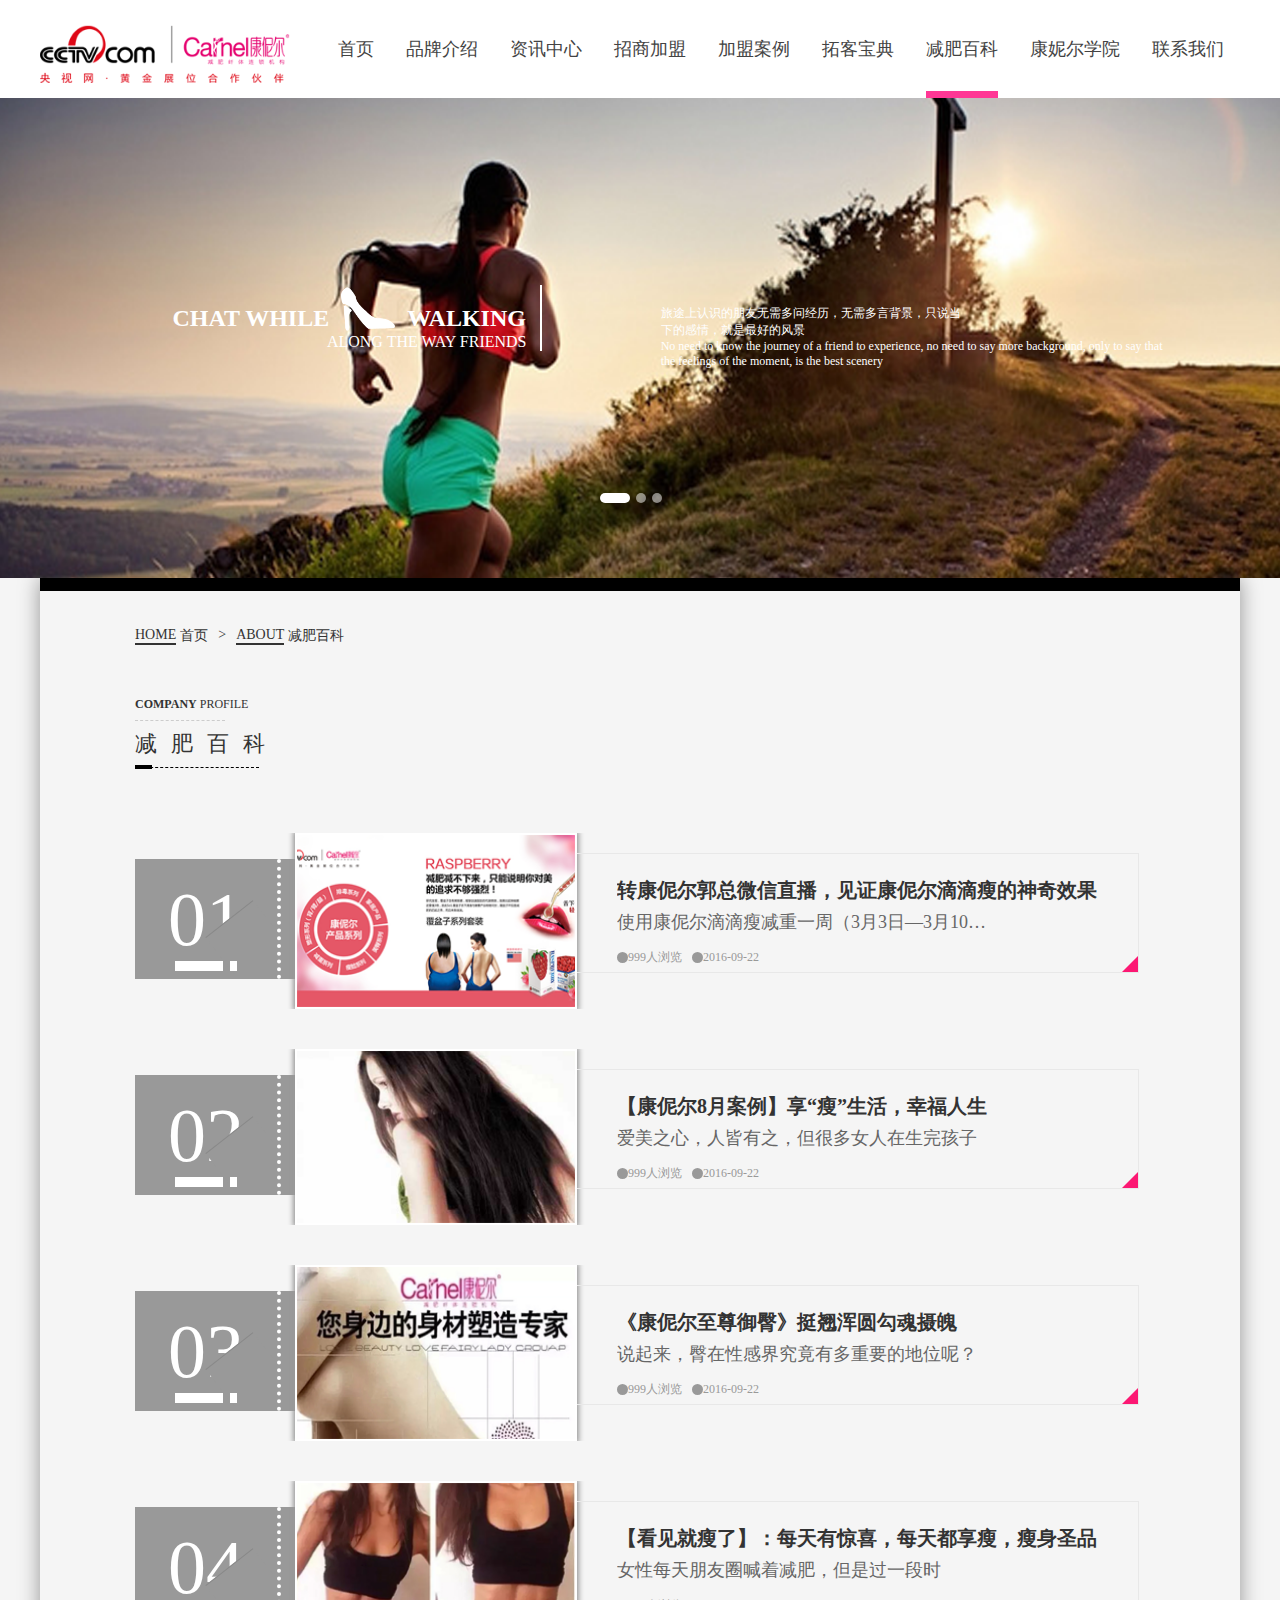
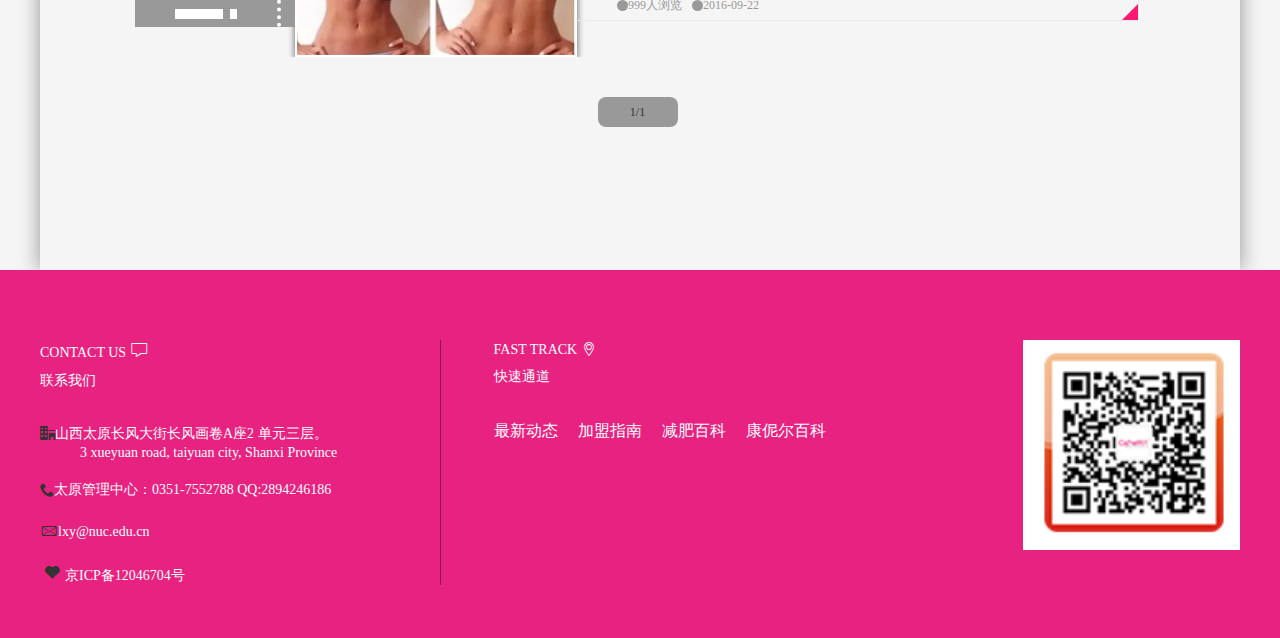
<file: jianfei1.html>
<!DOCTYPE html>
<html lang="en">
<head>
	<meta charset="UTF-8">
	<title>减肥百科</title>
	<meta name="renderer" content="webkit"/>
	<meta http-equiv="X-UA-Compatible" content="IE=Edge"/>
	<meta name="viewport" content="width=device-width ,initial-scale=1,maximum-scale=1,minimum-scale=1,user-scalable=0">
	<link rel="stylesheet" href="css/base.css">
	<link rel="stylesheet" href="css/iconfont.css">
	<link rel="stylesheet" href="css/zixun.css">
	<script src="js/animate.js"></script>
	<script src="js/function.js"></script>
	<script src="js/jianfei.js"></script>
</head>
<body>
	<header>
		<main>
			<img src="img/logo.png" alt="">
			<ul>
				<li class="biaoti">
					<a href="">首页</a>
					<span class="headtiao"></span>
				</li>
				<li class="biaoti"><a href="">品牌介绍</a></li>
				<li class="biaoti"><a href="">资讯中心</a></li>
				<li class="biaoti"><a href="">招商加盟</a></li>
				<li class="biaoti"><a href="">加盟案例</a></li>
				<li class="biaoti"><a href="">拓客宝典</a></li>
				<li class="biaoti"><a href="">减肥百科</a></li>
				<li class="biaoti"><a href="">康妮尔学院</a></li>
				<li class="biaoti"><a href="">联系我们</a></li>
			</ul>
		</main>
	</header>
	<section class="banner">
		<div class="imgs">
			<img src="img/banner1.png" alt="">
			<img src="img/banner3.png" alt="">
			<img src="img/banner1.png" alt="">			
		</div>
		<div class="zi">
			<div class="left">
				<b class="jiange">CHAT WHILE</b>
				<img src="img/girl.png" alt="">
				<b>WALKING</b>
				<span>ALONG THE WAY FRIENDS</span>
			</div>
			<div class="right">
				<span>旅途上认识的朋友无需多问经历，无需多言背景，只说当<br>下的感情，就是最好的风景</span>
				<span>No need to know the journey of a friend to experience, no need to say more  background,
                only to say that <br>the feelings of the moment, is the best scenery</span>
			</div>
		</div>
		<div class="gunlun">
			<div class="lun"></div>
			<div class="lun"></div>
			<div class="lun"></div>
		</div>
	</section>
	<!-- 咨询中心-高效团队复制 -->
	<section class="tuandui">
		<main>
			<div class="nav">
				<h2>HOME</h2>
				<a href="">首页</a>
				<span>&gt;</span>
				<h2>ABOUT</h2>
				<a href="">减肥百科</a>
			</div>
			<div class="title">
				<p><b>COMPANY</b> PROFILE</p>
				<span>减肥百科</span>
				<div class="tiao"></div>
			</div>
			<div class="lists">
				<div class="list">
					<div class="leftdi">
						<div class="dizuo">
						01
							<div class="zhezhao"></div>
							<div class="border">
								<div class="ctiao"></div>
								<div class="dtiao"></div>
							</div>							
						</div>						
					</div>
					<div class="imgs">
						<img src="img/jianfei1-1.png" alt="">
					</div>
					<div class="rightdi">
						<h2><a href="zixun1.html">转康伲尔郭总微信直播，见证康伲尔滴滴瘦的神奇效果</a></h2>
						<h3>      使用康伲尔滴滴瘦减重一周（3月3日—3月10日）</h3>
						<ul>
							<li><span></span>999人浏览</li>
							<li><span></span>2016-09-22</li>
						</ul>
						<div class="sanjiao"></div>
						<div class="youjian"></div>
					</div>
				</div>
				<div class="list">
					<div class="leftdi">
						<div class="dizuo">
						02
							<div class="zhezhao"></div>
							<div class="border">
								<div class="ctiao"></div>
								<div class="dtiao"></div>
							</div>							
						</div>						
					</div>
					<div class="imgs">
						<img src="img/jianfei1-2.png" alt="">
					</div>
					<div class="rightdi">
						<h2><a href="zixun3.html">【康伲尔8月案例】享“瘦”生活，幸福人生</a></h2>
						<h3>爱美之心，人皆有之，但很多女人在生完孩子</h3>
						<ul>
							<li><span></span>999人浏览</li>
							<li><span></span>2016-09-22</li>
						</ul>
						<div class="sanjiao"></div>
						<div class="youjian"></div>
					</div>
				</div>
				<div class="list">
					<div class="leftdi">
						<div class="dizuo">
						03
							<div class="zhezhao"></div>
							<div class="border">
								<div class="ctiao"></div>
								<div class="dtiao"></div>
							</div>							
						</div>						
					</div>
					<div class="imgs">
						<img src="img/jianfei1-3.png" alt="">
					</div>
					<div class="rightdi">
						<h2><a href="zixun2.html">《康伲尔至尊御臀》挺翘浑圆勾魂摄魄</a></h2>
						<h3>说起来，臀在性感界究竟有多重要的地位呢？</h3>
						<ul>
							<li><span></span>999人浏览</li>
							<li><span></span>2016-09-22</li>
						</ul>
						<div class="sanjiao"></div>
						<div class="youjian"></div>
					</div>
				</div>
				<div class="list">
					<div class="leftdi">
						<div class="dizuo">
						04
							<div class="zhezhao"></div>
							<div class="border">
								<div class="ctiao"></div>
								<div class="dtiao"></div>
							</div>							
						</div>						
					</div>
					<div class="imgs">
						<img src="img/jianfei1-4.png" alt="">
					</div>
					<div class="rightdi">
						<h2><a href="zixun4.html">【看见就瘦了】：每天有惊喜，每天都享瘦，瘦身圣品</a></h2>
						<h3>女性每天朋友圈喊着减肥，但是过一段时</h3>
						<ul>
							<li><span></span>999人浏览</li>
							<li><span></span>2016-09-22</li>
						</ul>
						<div class="sanjiao"></div>
						<div class="youjian"></div>
					</div>
				</div>
			</div>
			<div class="dibuyuan">1/1</div>
		</main>
	</section>

	<!-- 底部 -->
	<footer>
		<main>
			<div class="left">
				<h2>CONTACT US <i class="iconfont icon-iconfontduihua"></i></h2>
				<h3>联系我们</h3>
				<h4><i class="iconfont icon-lou"></i>山西太原长风大街长风画卷A座2 单元三层。</h4>
				<span>3 xueyuan road, taiyuan city, Shanxi Province</span>
				<h5><i class="iconfont icon-dianhua"></i>太原管理中心：0351-7552788 QQ:2894246186</h5>
				<h6><i class="iconfont icon-xinfengpsd"></i>lxy@nuc.edu.cn</h6>
				<p><i class="iconfont icon-xin-copy"></i>京ICP备12046704号</p>
			</div>
			<div class="zhong">
				<h2>FAST TRACK <i class="iconfont icon-zuobiao"></i></h2>
				<h3>快速通道</h3>
				<ul>
					<li><a href="">最新动态</a></li>
					<li><a href="">加盟指南</a></li>
					<li><a href="">减肥百科</a></li>
					<li><a href="">康伲尔百科</a></li>
				</ul>
			</div>
			<img src="img/er.png" alt="">
		</main>
	</footer>
</body>
</html>
</file>
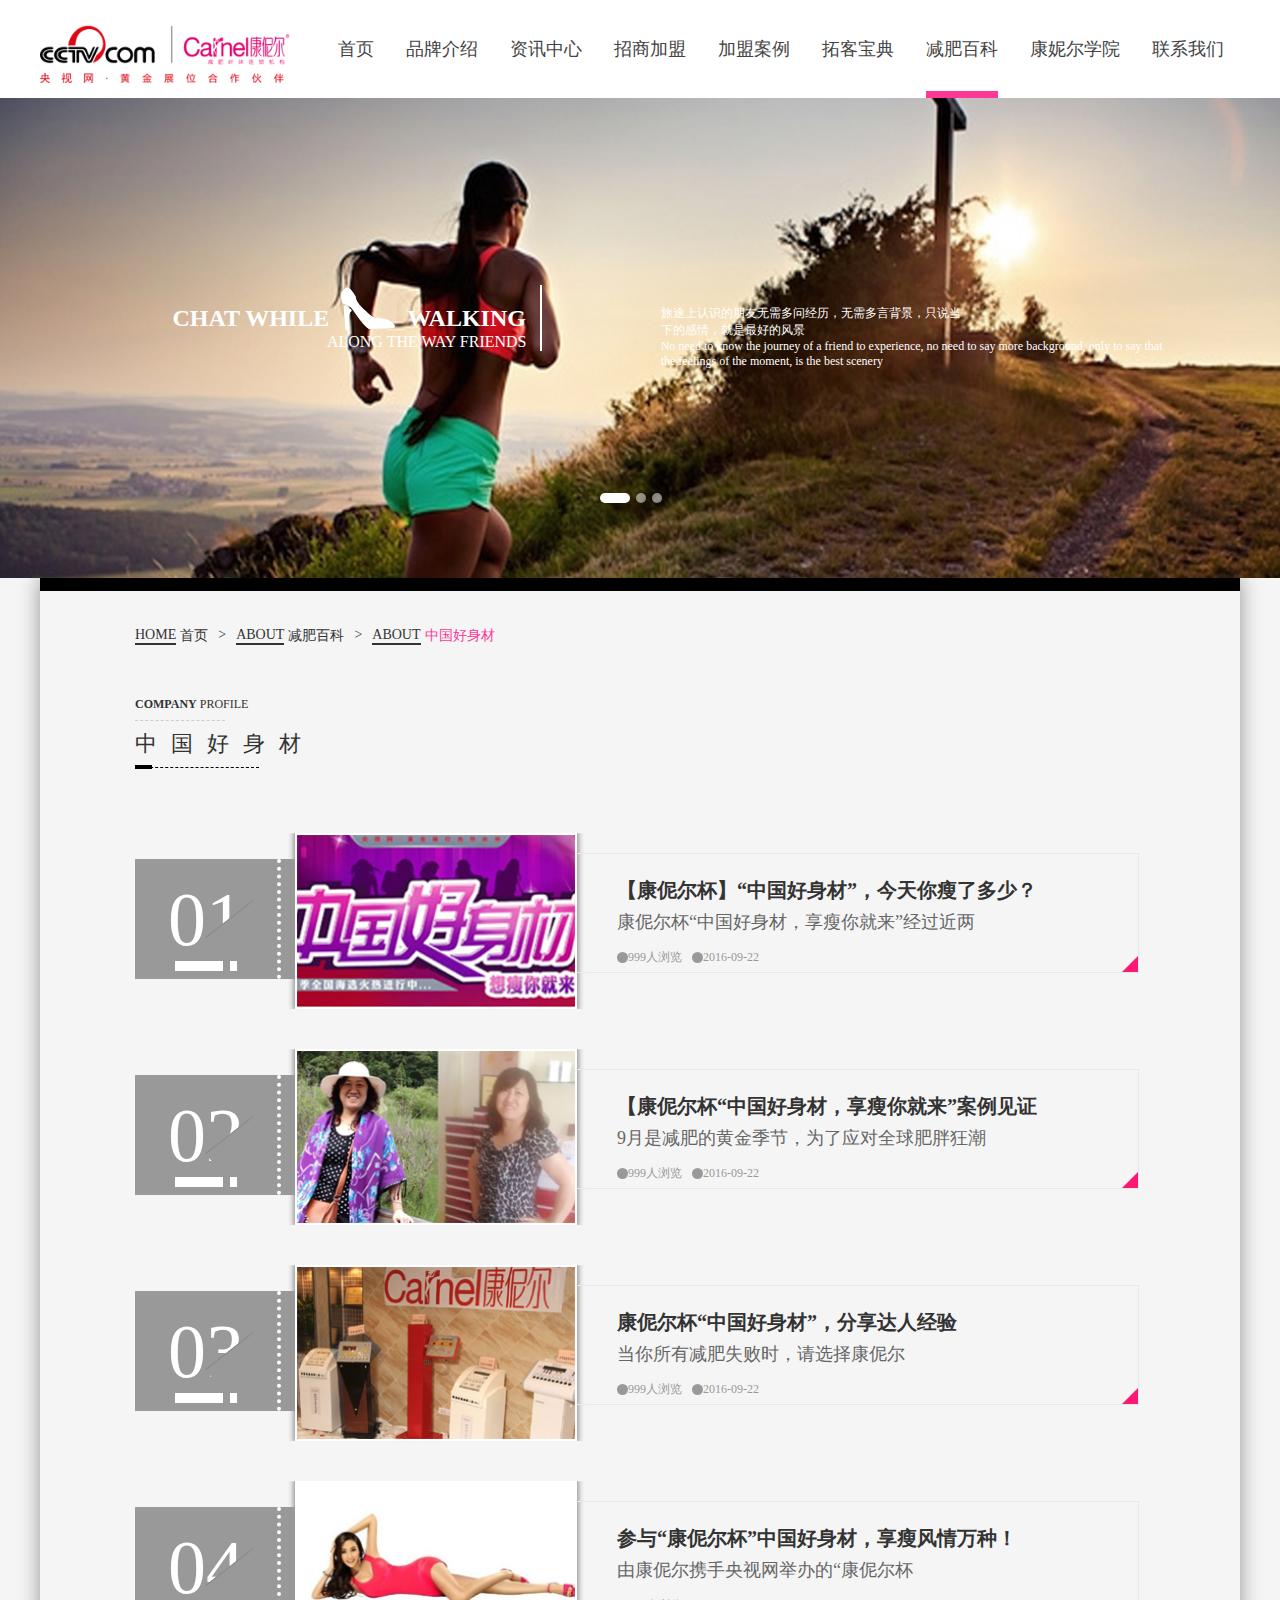
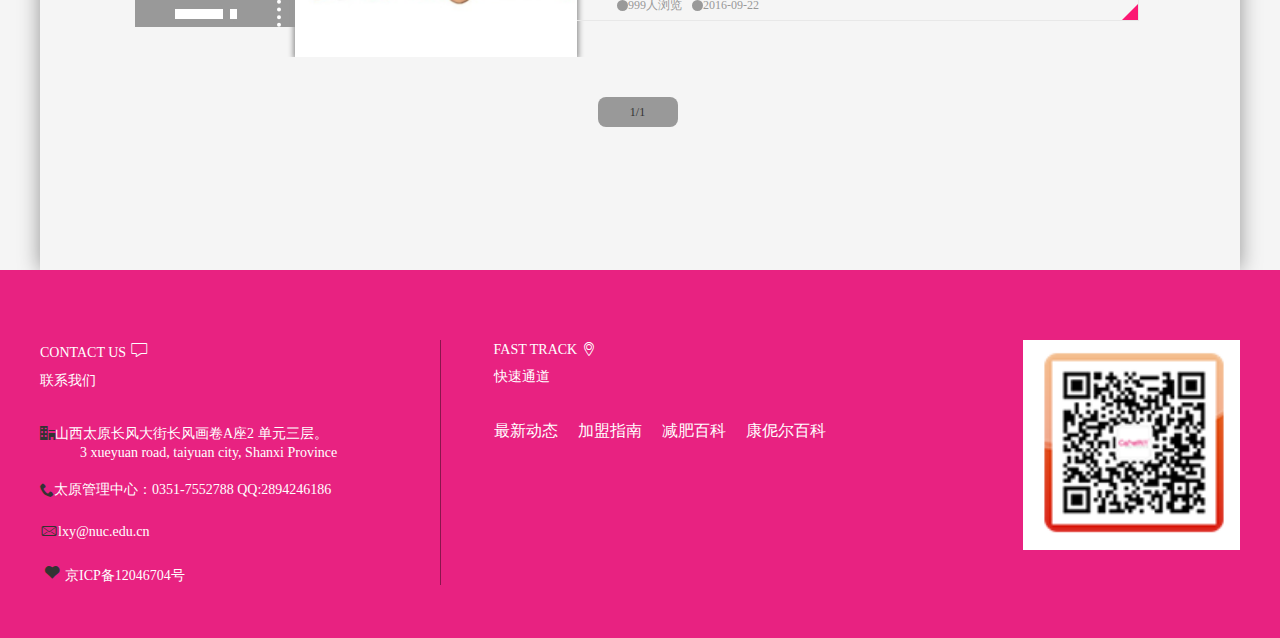
<file: jianfei2.html>
<!DOCTYPE html>
<html lang="en">
<head>
	<meta charset="UTF-8">
	<title>减肥百科-中国好身材</title>
	<meta name="renderer" content="webkit"/>
	<meta http-equiv="X-UA-Compatible" content="IE=Edge"/>
	<meta name="viewport" content="width=device-width ,initial-scale=1,maximum-scale=1,minimum-scale=1,user-scalable=0">
	<link rel="stylesheet" href="css/base.css">
	<link rel="stylesheet" href="css/iconfont.css">
	<link rel="stylesheet" href="css/zixun.css">
	<script src="js/animate.js"></script>
	<script src="js/function.js"></script>
	<script src="js/jianfei.js"></script>
</head>
<body>
	<header>
		<main>
			<img src="img/logo.png" alt="">
			<ul>
				<li class="biaoti">
					<a href="">首页</a>
					<span class="headtiao"></span>
				</li>
				<li class="biaoti"><a href="">品牌介绍</a></li>
				<li class="biaoti"><a href="">资讯中心</a></li>
				<li class="biaoti"><a href="">招商加盟</a></li>
				<li class="biaoti"><a href="">加盟案例</a></li>
				<li class="biaoti"><a href="">拓客宝典</a></li>
				<li class="biaoti"><a href="">减肥百科</a></li>
				<li class="biaoti"><a href="">康妮尔学院</a></li>
				<li class="biaoti"><a href="">联系我们</a></li>
			</ul>
		</main>
	</header>
	<section class="banner">
		<div class="imgs">
			<img src="img/banner1.png" alt="">
			<img src="img/banner3.png" alt="">
			<img src="img/banner1.png" alt="">			
		</div>
		<div class="zi">
			<div class="left">
				<b class="jiange">CHAT WHILE</b>
				<img src="img/girl.png" alt="">
				<b>WALKING</b>
				<span>ALONG THE WAY FRIENDS</span>
			</div>
			<div class="right">
				<span>旅途上认识的朋友无需多问经历，无需多言背景，只说当<br>下的感情，就是最好的风景</span>
				<span>No need to know the journey of a friend to experience, no need to say more  background,
                only to say that <br>the feelings of the moment, is the best scenery</span>
			</div>
		</div>
		<div class="gunlun">
			<div class="lun"></div>
			<div class="lun"></div>
			<div class="lun"></div>
		</div>
	</section>
	<!-- 咨询中心-高效团队复制 -->
	<section class="tuandui">
		<main>
			<div class="nav">
				<h2>HOME</h2>
				<a href="">首页</a>
				<span>&gt;</span>
				<h2>ABOUT</h2>
				<a href="">减肥百科</a>
				<span>&gt;</span>
				<h2>ABOUT</h2>
				<a href="" style="color: #ff3795">中国好身材</a>
			</div>
			<div class="title">
				<p><b>COMPANY</b> PROFILE</p>
				<span>中国好身材</span>
				<div class="tiao"></div>
			</div>
			<div class="lists">
				<div class="list">
					<div class="leftdi">
						<div class="dizuo">
						01
							<div class="zhezhao"></div>
							<div class="border">
								<div class="ctiao"></div>
								<div class="dtiao"></div>
							</div>							
						</div>						
					</div>
					<div class="imgs">
						<img src="img/jianfei2-1.png" alt="">
					</div>
					<div class="rightdi">
						<h2><a href="zixun1.html">【康伲尔杯】“中国好身材”，今天你瘦了多少？</a></h2>
						<h3>康伲尔杯“中国好身材，享瘦你就来”经过近两</h3>
						<ul>
							<li><span></span>999人浏览</li>
							<li><span></span>2016-09-22</li>
						</ul>
						<div class="sanjiao"></div>
						<div class="youjian"></div>
					</div>
				</div>
				<div class="list">
					<div class="leftdi">
						<div class="dizuo">
						02
							<div class="zhezhao"></div>
							<div class="border">
								<div class="ctiao"></div>
								<div class="dtiao"></div>
							</div>							
						</div>						
					</div>
					<div class="imgs">
						<img src="img/jianfei2-2.png" alt="">
					</div>
					<div class="rightdi">
						<h2><a href="zixun3.html">【康伲尔杯“中国好身材，享瘦你就来”案例见证</a></h2>
						<h3>9月是减肥的黄金季节，为了应对全球肥胖狂潮</h3>
						<ul>
							<li><span></span>999人浏览</li>
							<li><span></span>2016-09-22</li>
						</ul>
						<div class="sanjiao"></div>
						<div class="youjian"></div>
					</div>
				</div>
				<div class="list">
					<div class="leftdi">
						<div class="dizuo">
						03
							<div class="zhezhao"></div>
							<div class="border">
								<div class="ctiao"></div>
								<div class="dtiao"></div>
							</div>							
						</div>						
					</div>
					<div class="imgs">
						<img src="img/jianfei2-3.png" alt="">
					</div>
					<div class="rightdi">
						<h2><a href="zixun2.html">康伲尔杯“中国好身材”，分享达人经验</a></h2>
						<h3>当你所有减肥失败时，请选择康伲尔</h3>
						<ul>
							<li><span></span>999人浏览</li>
							<li><span></span>2016-09-22</li>
						</ul>
						<div class="sanjiao"></div>
						<div class="youjian"></div>
					</div>
				</div>
				<div class="list">
					<div class="leftdi">
						<div class="dizuo">
						04
							<div class="zhezhao"></div>
							<div class="border">
								<div class="ctiao"></div>
								<div class="dtiao"></div>
							</div>							
						</div>						
					</div>
					<div class="imgs">
						<img src="img/jianfei2-4.png" alt="">
					</div>
					<div class="rightdi">
						<h2><a href="zixun4.html">参与“康伲尔杯”中国好身材，享瘦风情万种！</a></h2>
						<h3>由康伲尔携手央视网举办的“康伲尔杯</h3>
						<ul>
							<li><span></span>999人浏览</li>
							<li><span></span>2016-09-22</li>
						</ul>
						<div class="sanjiao"></div>
						<div class="youjian"></div>
					</div>
				</div>
			</div>
			<div class="dibuyuan">1/1</div>
		</main>
	</section>

	<!-- 底部 -->
	<footer>
		<main>
			<div class="left">
				<h2>CONTACT US <i class="iconfont icon-iconfontduihua"></i></h2>
				<h3>联系我们</h3>
				<h4><i class="iconfont icon-lou"></i>山西太原长风大街长风画卷A座2 单元三层。</h4>
				<span>3 xueyuan road, taiyuan city, Shanxi Province</span>
				<h5><i class="iconfont icon-dianhua"></i>太原管理中心：0351-7552788 QQ:2894246186</h5>
				<h6><i class="iconfont icon-xinfengpsd"></i>lxy@nuc.edu.cn</h6>
				<p><i class="iconfont icon-xin-copy"></i>京ICP备12046704号</p>
			</div>
			<div class="zhong">
				<h2>FAST TRACK <i class="iconfont icon-zuobiao"></i></h2>
				<h3>快速通道</h3>
				<ul>
					<li><a href="">最新动态</a></li>
					<li><a href="">加盟指南</a></li>
					<li><a href="">减肥百科</a></li>
					<li><a href="">康伲尔百科</a></li>
				</ul>
			</div>
			<img src="img/er.png" alt="">
		</main>
	</footer>
</body>
</html>
</file>
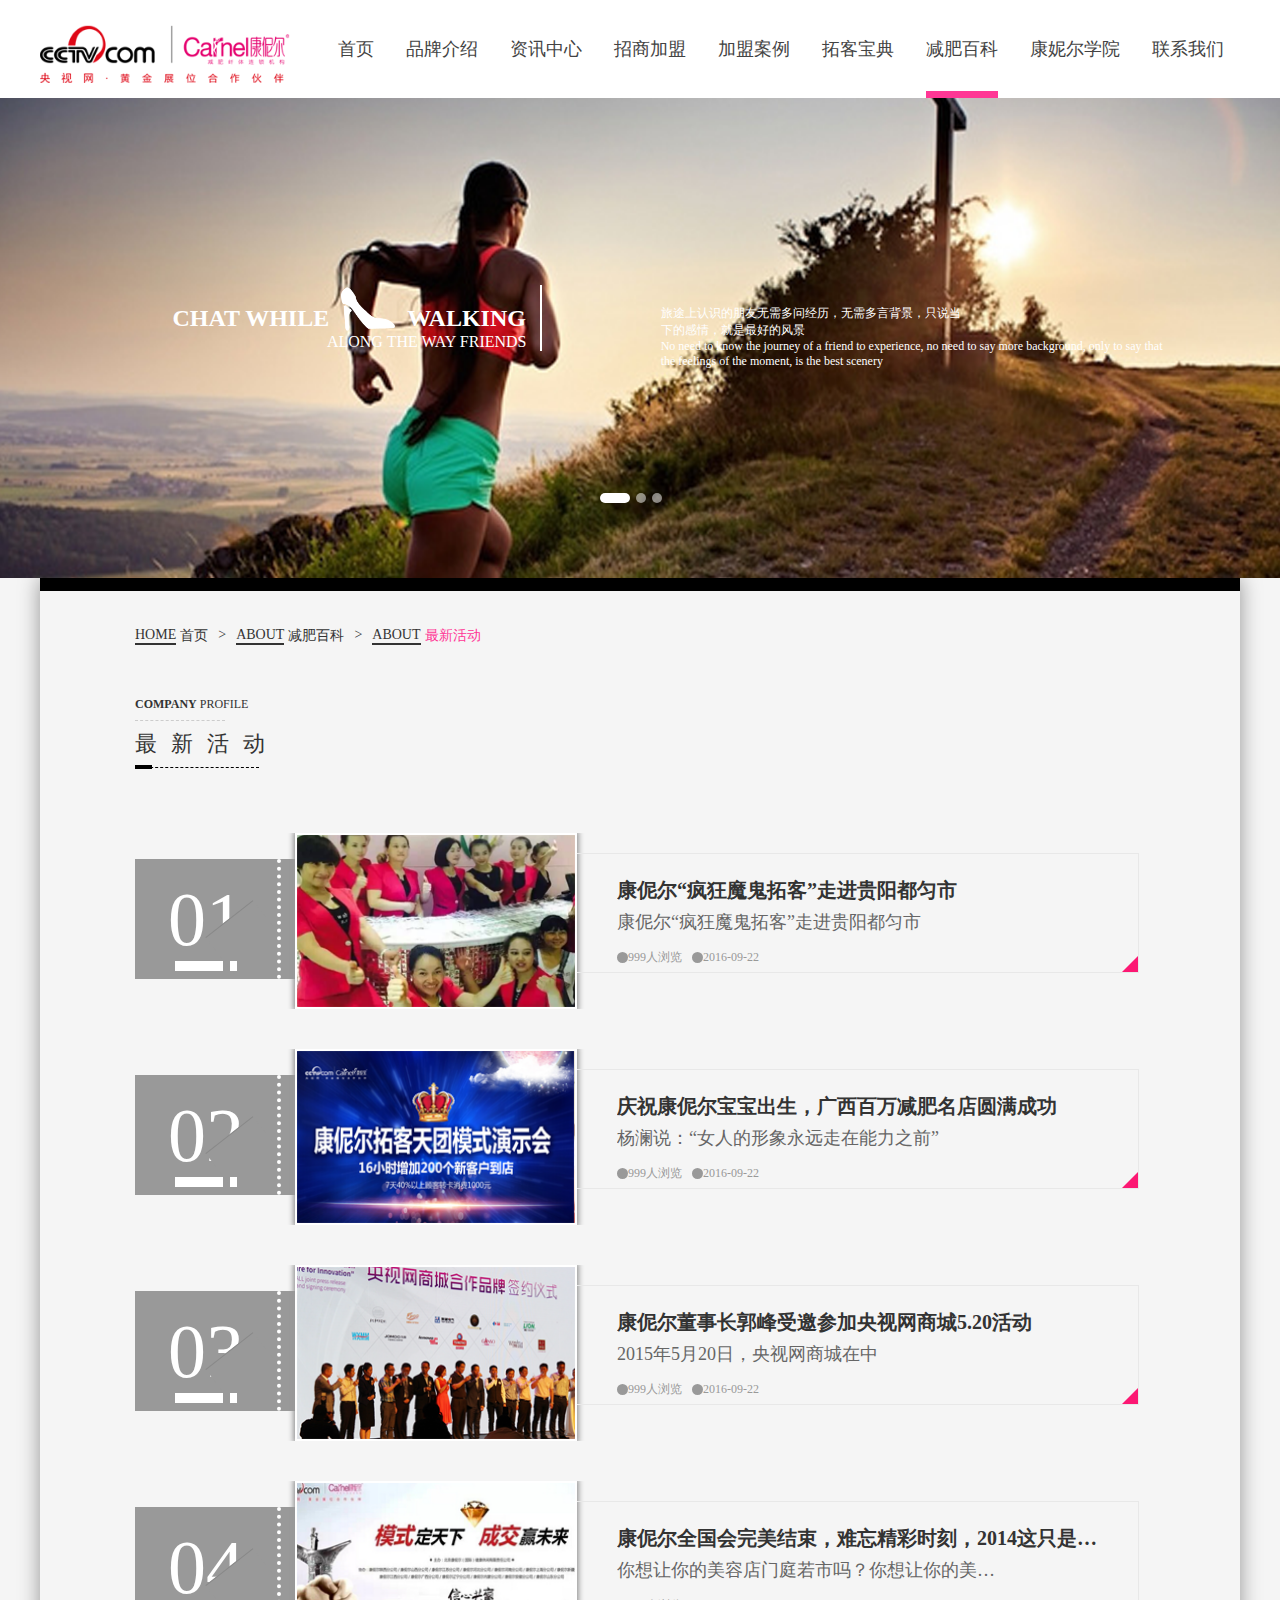
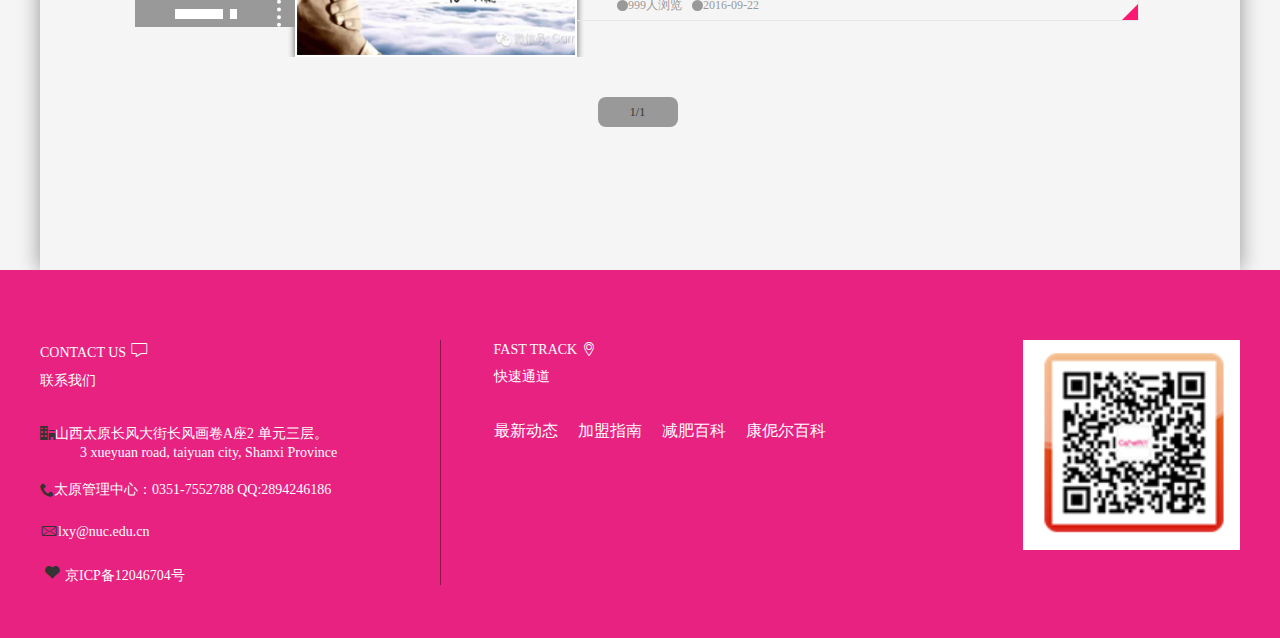
<file: jianfei3.html>
<!DOCTYPE html>
<html lang="en">
<head>
	<meta charset="UTF-8">
	<title>减肥百科-最新活动</title>
	<meta name="renderer" content="webkit"/>
	<meta http-equiv="X-UA-Compatible" content="IE=Edge"/>
	<meta name="viewport" content="width=device-width ,initial-scale=1,maximum-scale=1,minimum-scale=1,user-scalable=0">
	<link rel="stylesheet" href="css/base.css">
	<link rel="stylesheet" href="css/iconfont.css">
	<link rel="stylesheet" href="css/zixun.css">
	<script src="js/animate.js"></script>
	<script src="js/function.js"></script>
	<script src="js/jianfei.js"></script>
</head>
<body>
	<header>
		<main>
			<img src="img/logo.png" alt="">
			<ul>
				<li class="biaoti">
					<a href="">首页</a>
					<span class="headtiao"></span>
				</li>
				<li class="biaoti"><a href="">品牌介绍</a></li>
				<li class="biaoti"><a href="">资讯中心</a></li>
				<li class="biaoti"><a href="">招商加盟</a></li>
				<li class="biaoti"><a href="">加盟案例</a></li>
				<li class="biaoti"><a href="">拓客宝典</a></li>
				<li class="biaoti"><a href="">减肥百科</a></li>
				<li class="biaoti"><a href="">康妮尔学院</a></li>
				<li class="biaoti"><a href="">联系我们</a></li>
			</ul>
		</main>
	</header>
	<section class="banner">
		<div class="imgs">
			<img src="img/banner1.png" alt="">
			<img src="img/banner3.png" alt="">
			<img src="img/banner1.png" alt="">			
		</div>
		<div class="zi">
			<div class="left">
				<b class="jiange">CHAT WHILE</b>
				<img src="img/girl.png" alt="">
				<b>WALKING</b>
				<span>ALONG THE WAY FRIENDS</span>
			</div>
			<div class="right">
				<span>旅途上认识的朋友无需多问经历，无需多言背景，只说当<br>下的感情，就是最好的风景</span>
				<span>No need to know the journey of a friend to experience, no need to say more  background,
                only to say that <br>the feelings of the moment, is the best scenery</span>
			</div>
		</div>
		<div class="gunlun">
			<div class="lun"></div>
			<div class="lun"></div>
			<div class="lun"></div>
		</div>
	</section>
	<!-- 咨询中心-高效团队复制 -->
	<section class="tuandui">
		<main>
			<div class="nav">
				<h2>HOME</h2>
				<a href="">首页</a>
				<span>&gt;</span>
				<h2>ABOUT</h2>
				<a href="">减肥百科</a>
				<span>&gt;</span>
				<h2>ABOUT</h2>
				<a href="" style="color: #ff3795">最新活动</a>
			</div>
			<div class="title">
				<p><b>COMPANY</b> PROFILE</p>
				<span>最新活动</span>
				<div class="tiao"></div>
			</div>
			<div class="lists">
				<div class="list">
					<div class="leftdi">
						<div class="dizuo">
						01
							<div class="zhezhao"></div>
							<div class="border">
								<div class="ctiao"></div>
								<div class="dtiao"></div>
							</div>							
						</div>						
					</div>
					<div class="imgs">
						<img src="img/jianfei3-1.png" alt="">
					</div>
					<div class="rightdi">
						<h2><a href="zixun1.html">康伲尔“疯狂魔鬼拓客”走进贵阳都匀市</a></h2>
						<h3>康伲尔“疯狂魔鬼拓客”走进贵阳都匀市</h3>
						<ul>
							<li><span></span>999人浏览</li>
							<li><span></span>2016-09-22</li>
						</ul>
						<div class="sanjiao"></div>
						<div class="youjian"></div>
					</div>
				</div>
				<div class="list">
					<div class="leftdi">
						<div class="dizuo">
						02
							<div class="zhezhao"></div>
							<div class="border">
								<div class="ctiao"></div>
								<div class="dtiao"></div>
							</div>							
						</div>						
					</div>
					<div class="imgs">
						<img src="img/jianfei3-2.png" alt="">
					</div>
					<div class="rightdi">
						<h2><a href="zixun3.html">庆祝康伲尔宝宝出生，广西百万减肥名店圆满成功</a></h2>
						<h3>杨澜说：“女人的形象永远走在能力之前”</h3>
						<ul>
							<li><span></span>999人浏览</li>
							<li><span></span>2016-09-22</li>
						</ul>
						<div class="sanjiao"></div>
						<div class="youjian"></div>
					</div>
				</div>
				<div class="list">
					<div class="leftdi">
						<div class="dizuo">
						03
							<div class="zhezhao"></div>
							<div class="border">
								<div class="ctiao"></div>
								<div class="dtiao"></div>
							</div>							
						</div>						
					</div>
					<div class="imgs">
						<img src="img/jianfei3-3.png" alt="">
					</div>
					<div class="rightdi">
						<h2><a href="zixun2.html">康伲尔董事长郭峰受邀参加央视网商城5.20活动</a></h2>
						<h3>2015年5月20日，央视网商城在中</h3>
						<ul>
							<li><span></span>999人浏览</li>
							<li><span></span>2016-09-22</li>
						</ul>
						<div class="sanjiao"></div>
						<div class="youjian"></div>
					</div>
				</div>
				<div class="list">
					<div class="leftdi">
						<div class="dizuo">
						04
							<div class="zhezhao"></div>
							<div class="border">
								<div class="ctiao"></div>
								<div class="dtiao"></div>
							</div>							
						</div>						
					</div>
					<div class="imgs">
						<img src="img/jianfei3-4.png" alt="">
					</div>
					<div class="rightdi">
						<h2><a href="zixun4.html">康伲尔全国会完美结束，难忘精彩时刻，2014这只是开始</a></h2>
						<h3>你想让你的美容店门庭若市吗？你想让你的美容院顾客</h3>
						<ul>
							<li><span></span>999人浏览</li>
							<li><span></span>2016-09-22</li>
						</ul>
						<div class="sanjiao"></div>
						<div class="youjian"></div>
					</div>
				</div>
			</div>
			<div class="dibuyuan">1/1</div>
		</main>
	</section>

	<!-- 底部 -->
	<footer>
		<main>
			<div class="left">
				<h2>CONTACT US <i class="iconfont icon-iconfontduihua"></i></h2>
				<h3>联系我们</h3>
				<h4><i class="iconfont icon-lou"></i>山西太原长风大街长风画卷A座2 单元三层。</h4>
				<span>3 xueyuan road, taiyuan city, Shanxi Province</span>
				<h5><i class="iconfont icon-dianhua"></i>太原管理中心：0351-7552788 QQ:2894246186</h5>
				<h6><i class="iconfont icon-xinfengpsd"></i>lxy@nuc.edu.cn</h6>
				<p><i class="iconfont icon-xin-copy"></i>京ICP备12046704号</p>
			</div>
			<div class="zhong">
				<h2>FAST TRACK <i class="iconfont icon-zuobiao"></i></h2>
				<h3>快速通道</h3>
				<ul>
					<li><a href="">最新动态</a></li>
					<li><a href="">加盟指南</a></li>
					<li><a href="">减肥百科</a></li>
					<li><a href="">康伲尔百科</a></li>
				</ul>
			</div>
			<img src="img/er.png" alt="">
		</main>
	</footer>
</body>
</html>
</file>
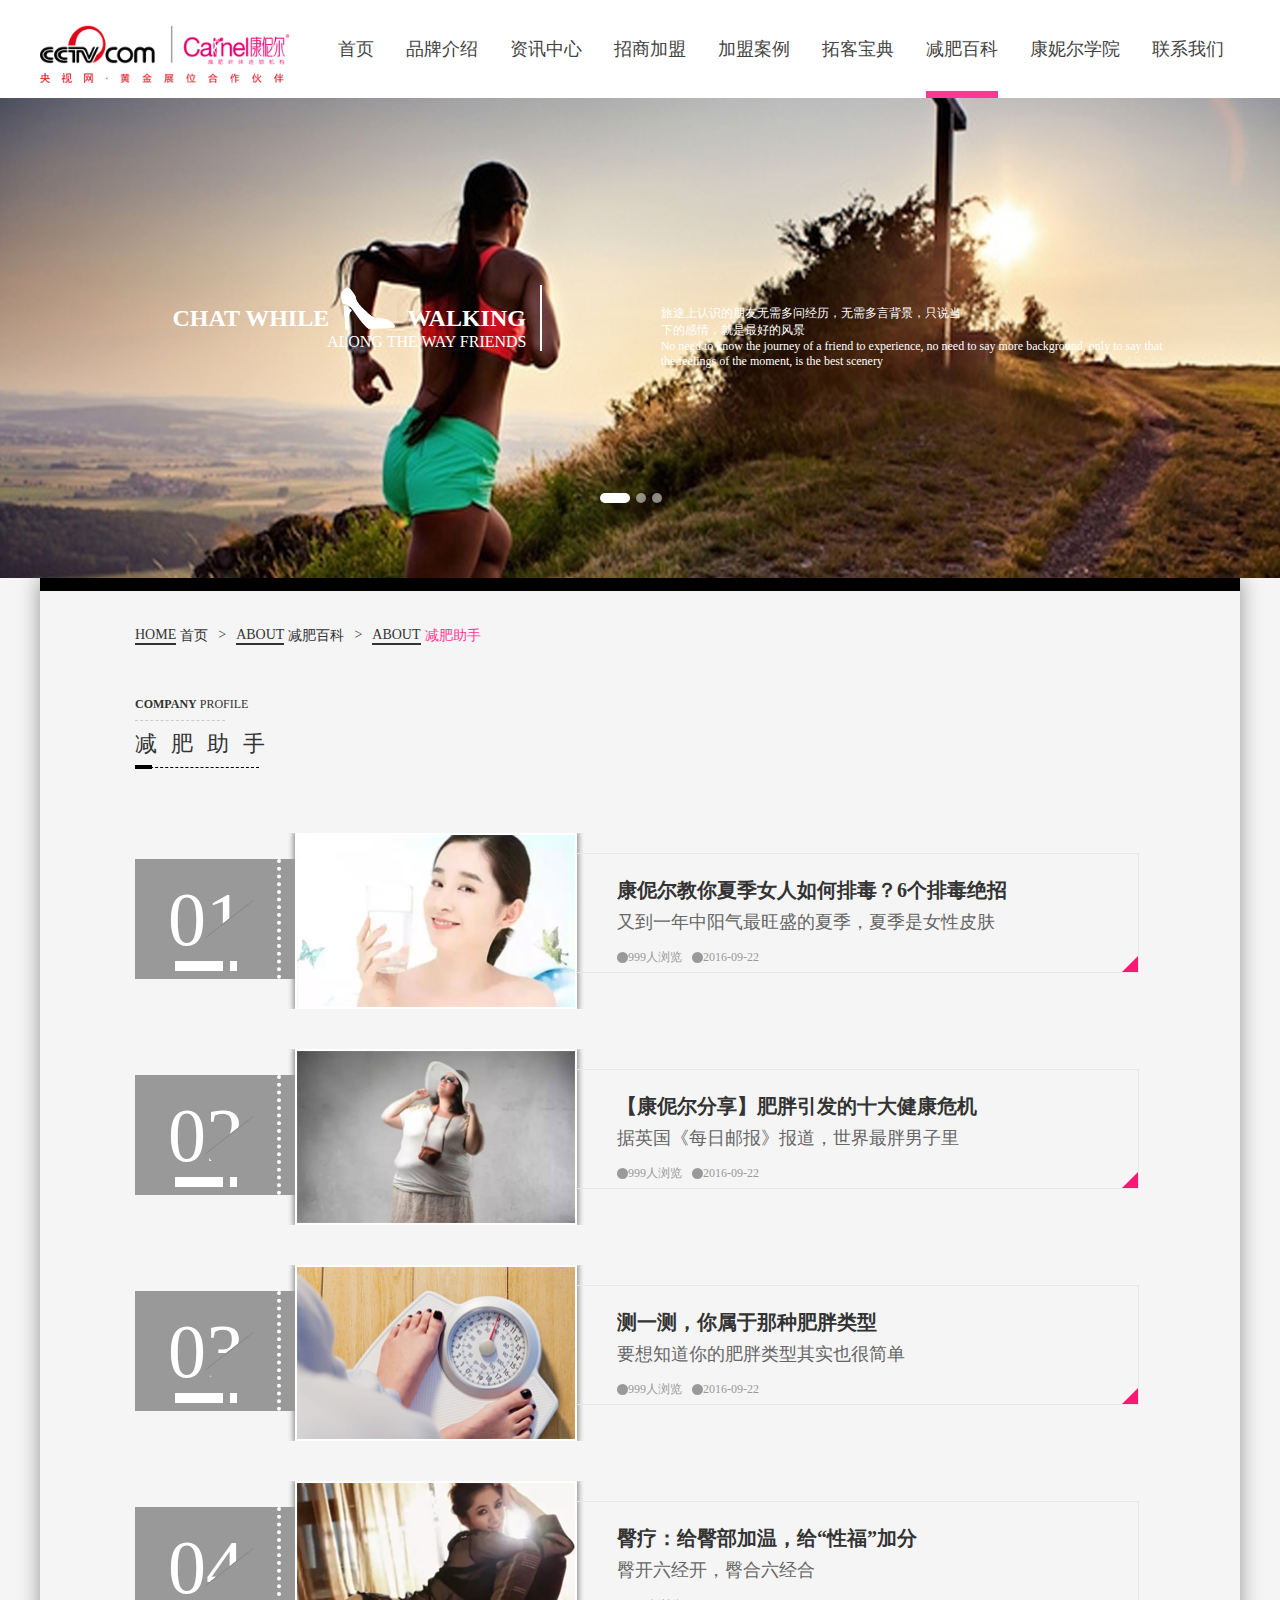
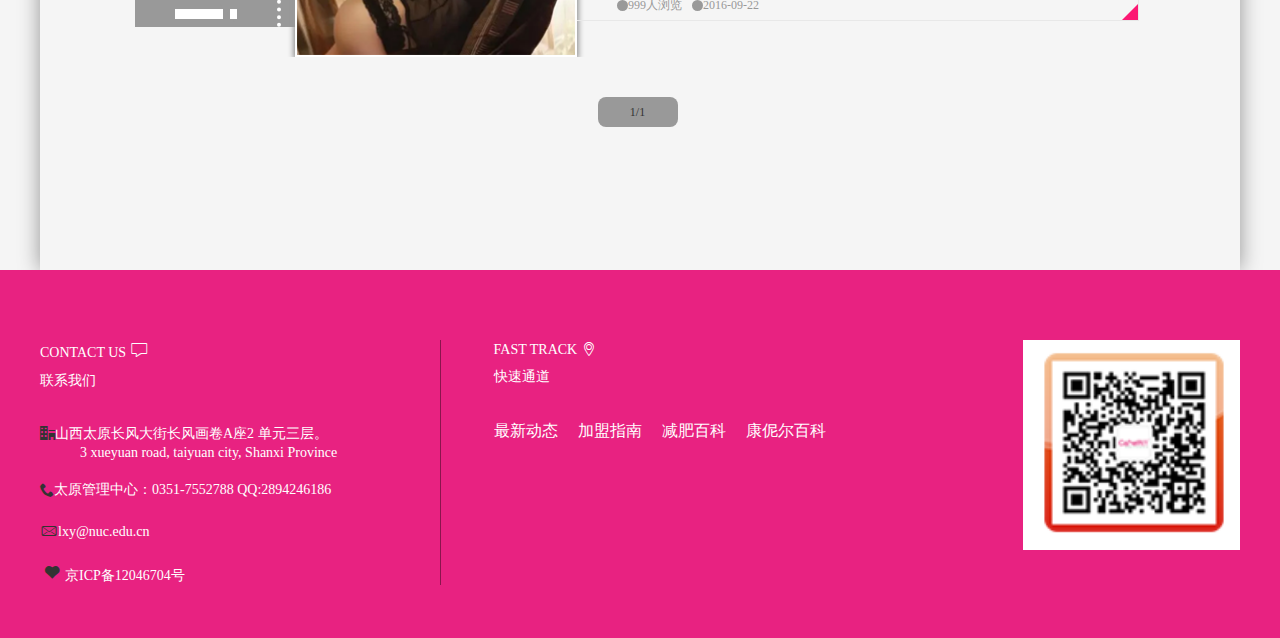
<file: jianfei4.html>
<!DOCTYPE html>
<html lang="en">
<head>
	<meta charset="UTF-8">
	<title>减肥百科-减肥助手</title>
	<meta name="renderer" content="webkit"/>
	<meta http-equiv="X-UA-Compatible" content="IE=Edge"/>
	<meta name="viewport" content="width=device-width ,initial-scale=1,maximum-scale=1,minimum-scale=1,user-scalable=0">
	<link rel="stylesheet" href="css/base.css">
	<link rel="stylesheet" href="css/iconfont.css">
	<link rel="stylesheet" href="css/zixun.css">
	<script src="js/animate.js"></script>
	<script src="js/function.js"></script>
	<script src="js/jianfei.js"></script>
</head>
<body>
	<header>
		<main>
			<img src="img/logo.png" alt="">
			<ul>
				<li class="biaoti">
					<a href="">首页</a>
					<span class="headtiao"></span>
				</li>
				<li class="biaoti"><a href="">品牌介绍</a></li>
				<li class="biaoti"><a href="">资讯中心</a></li>
				<li class="biaoti"><a href="">招商加盟</a></li>
				<li class="biaoti"><a href="">加盟案例</a></li>
				<li class="biaoti"><a href="">拓客宝典</a></li>
				<li class="biaoti"><a href="">减肥百科</a></li>
				<li class="biaoti"><a href="">康妮尔学院</a></li>
				<li class="biaoti"><a href="">联系我们</a></li>
			</ul>
		</main>
	</header>
	<section class="banner">
		<div class="imgs">
			<img src="img/banner1.png" alt="">
			<img src="img/banner3.png" alt="">
			<img src="img/banner1.png" alt="">			
		</div>
		<div class="zi">
			<div class="left">
				<b class="jiange">CHAT WHILE</b>
				<img src="img/girl.png" alt="">
				<b>WALKING</b>
				<span>ALONG THE WAY FRIENDS</span>
			</div>
			<div class="right">
				<span>旅途上认识的朋友无需多问经历，无需多言背景，只说当<br>下的感情，就是最好的风景</span>
				<span>No need to know the journey of a friend to experience, no need to say more  background,
                only to say that <br>the feelings of the moment, is the best scenery</span>
			</div>
		</div>
		<div class="gunlun">
			<div class="lun"></div>
			<div class="lun"></div>
			<div class="lun"></div>
		</div>
	</section>
	<!-- 咨询中心-高效团队复制 -->
	<section class="tuandui">
		<main>
			<div class="nav">
				<h2>HOME</h2>
				<a href="">首页</a>
				<span>&gt;</span>
				<h2>ABOUT</h2>
				<a href="">减肥百科</a>
				<span>&gt;</span>
				<h2>ABOUT</h2>
				<a href="" style="color: #ff3795">减肥助手</a>
			</div>
			<div class="title">
				<p><b>COMPANY</b> PROFILE</p>
				<span>减肥助手</span>
				<div class="tiao"></div>
			</div>
			<div class="lists">
				<div class="list">
					<div class="leftdi">
						<div class="dizuo">
						01
							<div class="zhezhao"></div>
							<div class="border">
								<div class="ctiao"></div>
								<div class="dtiao"></div>
							</div>							
						</div>						
					</div>
					<div class="imgs">
						<img src="img/jianfei4-1.png" alt="">
					</div>
					<div class="rightdi">
						<h2><a href="zixun1.html">康伲尔教你夏季女人如何排毒？6个排毒绝招</a></h2>
						<h3>又到一年中阳气最旺盛的夏季，夏季是女性皮肤</h3>
						<ul>
							<li><span></span>999人浏览</li>
							<li><span></span>2016-09-22</li>
						</ul>
						<div class="sanjiao"></div>
						<div class="youjian"></div>
					</div>
				</div>
				<div class="list">
					<div class="leftdi">
						<div class="dizuo">
						02
							<div class="zhezhao"></div>
							<div class="border">
								<div class="ctiao"></div>
								<div class="dtiao"></div>
							</div>							
						</div>						
					</div>
					<div class="imgs">
						<img src="img/jianfei4-2.png" alt="">
					</div>
					<div class="rightdi">
						<h2><a href="zixun3.html">【康伲尔分享】肥胖引发的十大健康危机</a></h2>
						<h3>据英国《每日邮报》报道，世界最胖男子里</h3>
						<ul>
							<li><span></span>999人浏览</li>
							<li><span></span>2016-09-22</li>
						</ul>
						<div class="sanjiao"></div>
						<div class="youjian"></div>
					</div>
				</div>
				<div class="list">
					<div class="leftdi">
						<div class="dizuo">
						03
							<div class="zhezhao"></div>
							<div class="border">
								<div class="ctiao"></div>
								<div class="dtiao"></div>
							</div>							
						</div>						
					</div>
					<div class="imgs">
						<img src="img/jianfei4-3.png" alt="">
					</div>
					<div class="rightdi">
						<h2><a href="zixun2.html">测一测，你属于那种肥胖类型</a></h2>
						<h3>要想知道你的肥胖类型其实也很简单</h3>
						<ul>
							<li><span></span>999人浏览</li>
							<li><span></span>2016-09-22</li>
						</ul>
						<div class="sanjiao"></div>
						<div class="youjian"></div>
					</div>
				</div>
				<div class="list">
					<div class="leftdi">
						<div class="dizuo">
						04
							<div class="zhezhao"></div>
							<div class="border">
								<div class="ctiao"></div>
								<div class="dtiao"></div>
							</div>							
						</div>						
					</div>
					<div class="imgs">
						<img src="img/jianfei4-4.png" alt="">
					</div>
					<div class="rightdi">
						<h2><a href="zixun4.html">臀疗：给臀部加温，给“性福”加分</a></h2>
						<h3>臀开六经开，臀合六经合</h3>
						<ul>
							<li><span></span>999人浏览</li>
							<li><span></span>2016-09-22</li>
						</ul>
						<div class="sanjiao"></div>
						<div class="youjian"></div>
					</div>
				</div>
			</div>
			<div class="dibuyuan">1/1</div>
		</main>
	</section>

	<!-- 底部 -->
	<footer>
		<main>
			<div class="left">
				<h2>CONTACT US <i class="iconfont icon-iconfontduihua"></i></h2>
				<h3>联系我们</h3>
				<h4><i class="iconfont icon-lou"></i>山西太原长风大街长风画卷A座2 单元三层。</h4>
				<span>3 xueyuan road, taiyuan city, Shanxi Province</span>
				<h5><i class="iconfont icon-dianhua"></i>太原管理中心：0351-7552788 QQ:2894246186</h5>
				<h6><i class="iconfont icon-xinfengpsd"></i>lxy@nuc.edu.cn</h6>
				<p><i class="iconfont icon-xin-copy"></i>京ICP备12046704号</p>
			</div>
			<div class="zhong">
				<h2>FAST TRACK <i class="iconfont icon-zuobiao"></i></h2>
				<h3>快速通道</h3>
				<ul>
					<li><a href="">最新动态</a></li>
					<li><a href="">加盟指南</a></li>
					<li><a href="">减肥百科</a></li>
					<li><a href="">康伲尔百科</a></li>
				</ul>
			</div>
			<img src="img/er.png" alt="">
		</main>
	</footer>
</body>
</html>
</file>
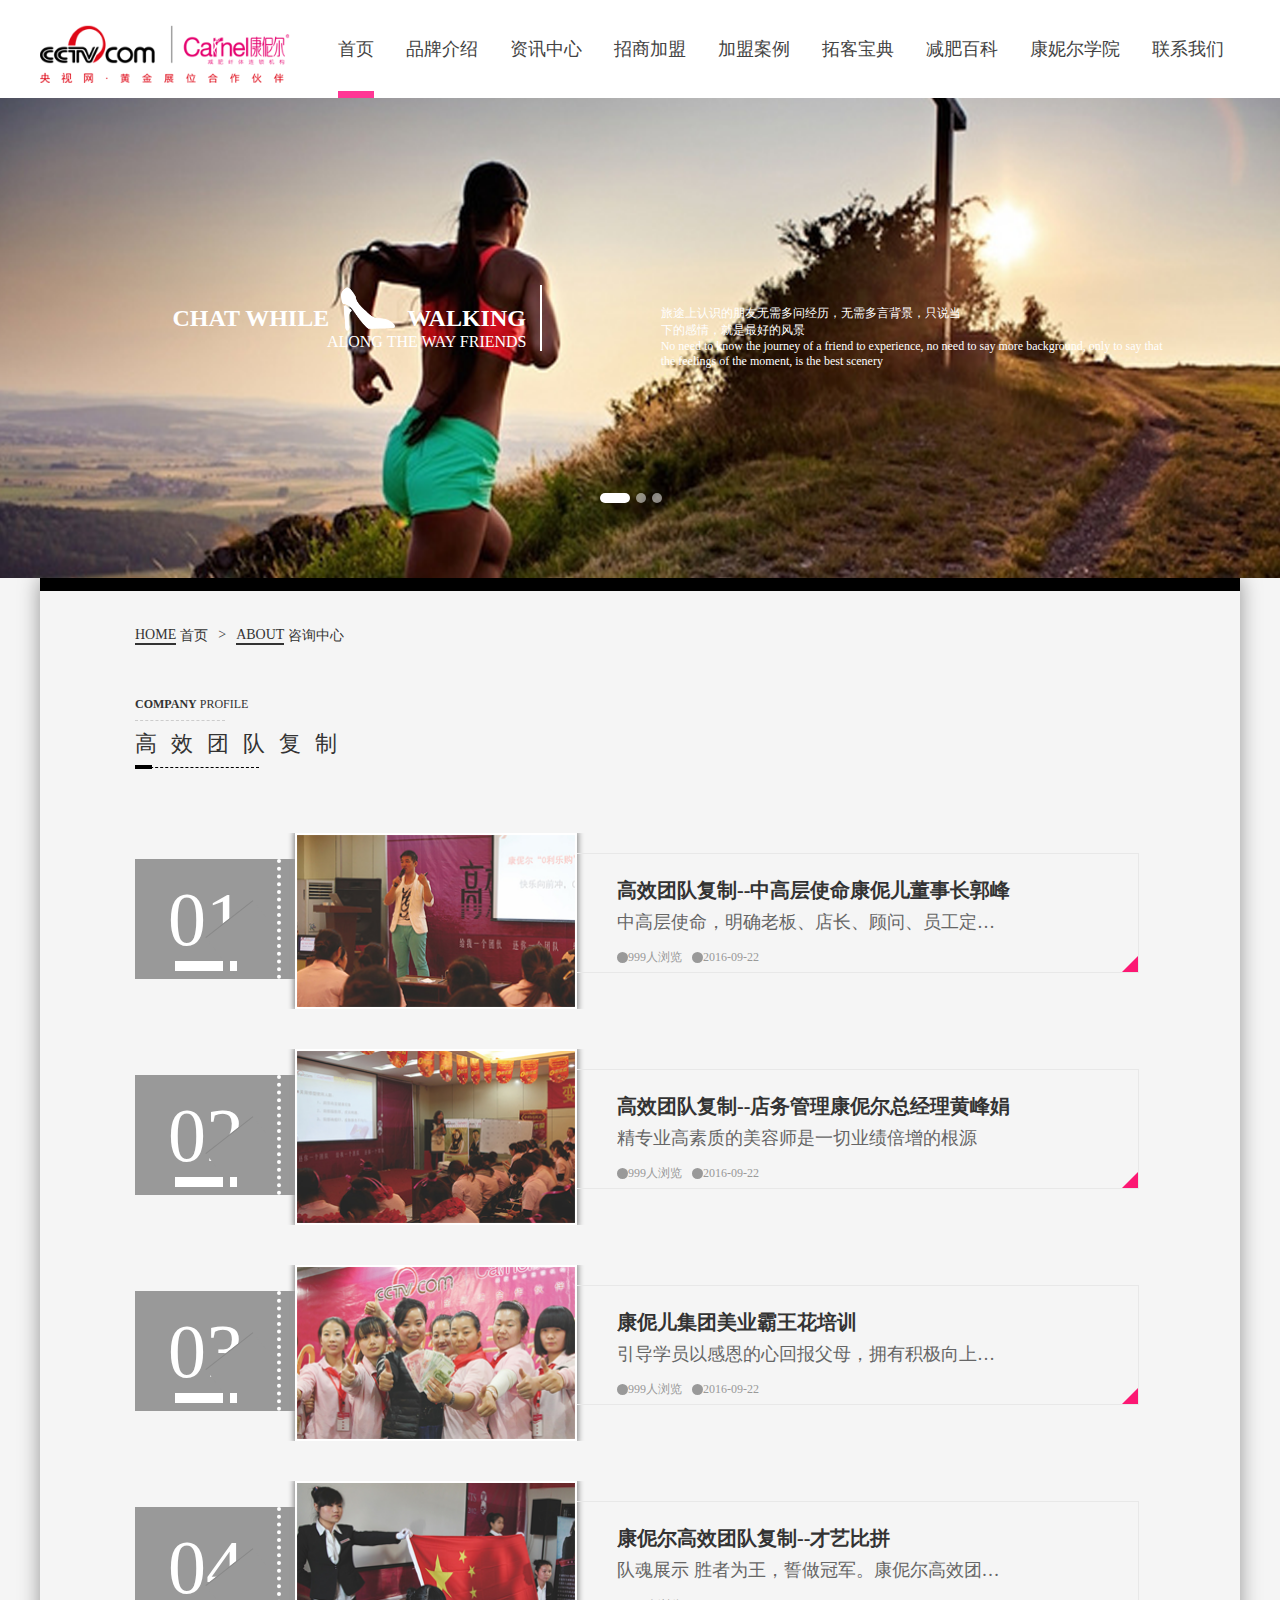
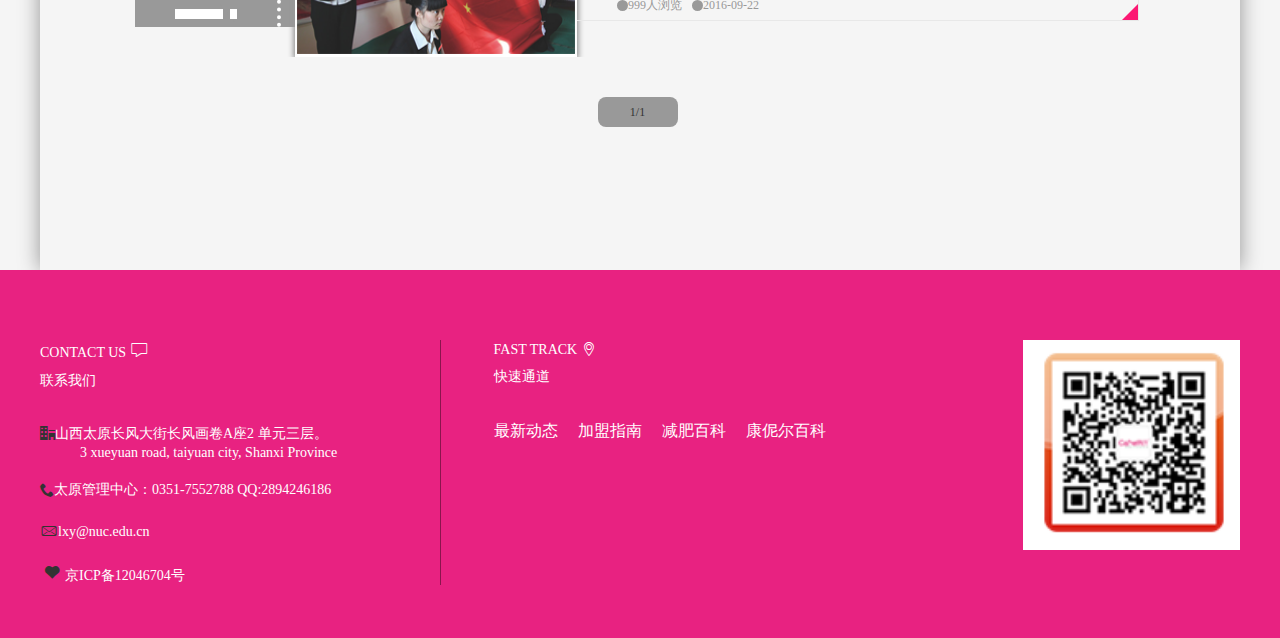
<file: zixun.html>
<!DOCTYPE html>
<html lang="en">
<head>
	<meta charset="UTF-8">
	<title>咨询中心</title>
	<meta name="renderer" content="webkit"/>
	<meta http-equiv="X-UA-Compatible" content="IE=Edge"/>
	<meta name="viewport" content="width=device-width ,initial-scale=1,maximum-scale=1,minimum-scale=1,user-scalable=0">
	<link rel="stylesheet" href="css/base.css">
	<link rel="stylesheet" href="css/iconfont.css">
	<link rel="stylesheet" href="css/zixun.css">
	<script src="js/animate.js"></script>
	<script src="js/function.js"></script>
	<script src="js/zixun.js"></script>
</head>
<body>
	<header>
		<main>
			<img src="img/logo.png" alt="">
			<ul>
				<li class="biaoti">
					<a href="">首页</a>
					<span class="headtiao"></span>
				</li>
				<li class="biaoti"><a href="">品牌介绍</a></li>
				<li class="biaoti"><a href="">资讯中心</a></li>
				<li class="biaoti"><a href="">招商加盟</a></li>
				<li class="biaoti"><a href="">加盟案例</a></li>
				<li class="biaoti"><a href="">拓客宝典</a></li>
				<li class="biaoti"><a href="">减肥百科</a></li>
				<li class="biaoti"><a href="">康妮尔学院</a></li>
				<li class="biaoti"><a href="">联系我们</a></li>
			</ul>
		</main>
	</header>
	<section class="banner">
		<div class="imgs">
			<img src="img/banner1.png" alt="">
			<img src="img/banner3.png" alt="">
			<img src="img/banner1.png" alt="">			
		</div>
		<div class="zi">
			<div class="left">
				<b class="jiange">CHAT WHILE</b>
				<img src="img/girl.png" alt="">
				<b>WALKING</b>
				<span>ALONG THE WAY FRIENDS</span>
			</div>
			<div class="right">
				<span>旅途上认识的朋友无需多问经历，无需多言背景，只说当<br>下的感情，就是最好的风景</span>
				<span>No need to know the journey of a friend to experience, no need to say more  background,
                only to say that <br>the feelings of the moment, is the best scenery</span>
			</div>
		</div>
		<div class="gunlun">
			<div class="lun"></div>
			<div class="lun"></div>
			<div class="lun"></div>
		</div>
	</section>
	<!-- 咨询中心-高效团队复制 -->
	<section class="tuandui">
		<main>
			<div class="nav">
				<h2>HOME</h2>
				<a href="">首页</a>
				<span>&gt;</span>
				<h2>ABOUT</h2>
				<a href="">咨询中心</a>
			</div>
			<div class="title">
				<p><b>COMPANY</b> PROFILE</p>
				<span>高效团队复制</span>
				<div class="tiao"></div>
			</div>
			<div class="lists">
				<div class="list">
					<div class="leftdi">
						<div class="dizuo">
						01
							<div class="zhezhao"></div>
							<div class="border">
								<div class="ctiao"></div>
								<div class="dtiao"></div>
							</div>							
						</div>						
					</div>
					<div class="imgs">
						<img src="img/zixun (1).png" alt="">
					</div>
					<div class="rightdi">
						<h2><a href="">高效团队复制--中高层使命康伲儿董事长郭峰</a></h2>
						<h3>中高层使命，明确老板、店长、顾问、员工定位。强化中高层执行力，清晰中高层使命，让员工懂感恩，让老板懂珍惜，打造一流团队文化，让业绩倍增</h3>
						<ul>
							<li><span></span>999人浏览</li>
							<li><span></span>2016-09-22</li>
						</ul>
						<div class="sanjiao"></div>
						<div class="youjian"></div>
					</div>
				</div>
				<div class="list">
					<div class="leftdi">
						<div class="dizuo">
						02
							<div class="zhezhao"></div>
							<div class="border">
								<div class="ctiao"></div>
								<div class="dtiao"></div>
							</div>							
						</div>						
					</div>
					<div class="imgs">
						<img src="img/zixun (2).png" alt="">
					</div>
					<div class="rightdi">
						<h2><a href="">高效团队复制--店务管理康伲尔总经理黄峰娟</a></h2>
						<h3>精专业高素质的美容师是一切业绩倍增的根源</h3>
						<ul>
							<li><span></span>999人浏览</li>
							<li><span></span>2016-09-22</li>
						</ul>
						<div class="sanjiao"></div>
						<div class="youjian"></div>
					</div>
				</div>
				<div class="list">
					<div class="leftdi">
						<div class="dizuo">
						03
							<div class="zhezhao"></div>
							<div class="border">
								<div class="ctiao"></div>
								<div class="dtiao"></div>
							</div>							
						</div>						
					</div>
					<div class="imgs">
						<img src="img/zixun (3).png" alt="">
					</div>
					<div class="rightdi">
						<h2><a href="">康伲儿集团美业霸王花培训</a></h2>
						<h3>引导学员以感恩的心回报父母，拥有积极向上的人生态度。感受自已成长中父母付出的心血和努力，学会从点滴开始回报亲情。学习在一定原则下宽以待人的行事作风，学会以宽容的心对待周围的人和事。</h3>
						<ul>
							<li><span></span>999人浏览</li>
							<li><span></span>2016-09-22</li>
						</ul>
						<div class="sanjiao"></div>
						<div class="youjian"></div>
					</div>
				</div>
				<div class="list">
					<div class="leftdi">
						<div class="dizuo">
						04
							<div class="zhezhao"></div>
							<div class="border">
								<div class="ctiao"></div>
								<div class="dtiao"></div>
							</div>							
						</div>						
					</div>
					<div class="imgs">
						<img src="img/zixun (4).png" alt="">
					</div>
					<div class="rightdi">
						<h2><a href="">康伲尔高效团队复制--才艺比拼</a></h2>
						<h3>队魂展示 胜者为王，誓做冠军。康伲尔高效团队创新的PK激励机制传承与康伲尔14年的团队PK文化，改变员工萎靡状态，调动员工积极</h3>
						<ul>
							<li><span></span>999人浏览</li>
							<li><span></span>2016-09-22</li>
						</ul>
						<div class="sanjiao"></div>
						<div class="youjian"></div>
					</div>
				</div>
			</div>
			<div class="dibuyuan">1/1</div>
		</main>
	</section>

	<!-- 底部 -->
	<footer>
		<main>
			<div class="left">
				<h2>CONTACT US <i class="iconfont icon-iconfontduihua"></i></h2>
				<h3>联系我们</h3>
				<h4><i class="iconfont icon-lou"></i>山西太原长风大街长风画卷A座2 单元三层。</h4>
				<span>3 xueyuan road, taiyuan city, Shanxi Province</span>
				<h5><i class="iconfont icon-dianhua"></i>太原管理中心：0351-7552788 QQ:2894246186</h5>
				<h6><i class="iconfont icon-xinfengpsd"></i>lxy@nuc.edu.cn</h6>
				<p><i class="iconfont icon-xin-copy"></i>京ICP备12046704号</p>
			</div>
			<div class="zhong">
				<h2>FAST TRACK <i class="iconfont icon-zuobiao"></i></h2>
				<h3>快速通道</h3>
				<ul>
					<li><a href="">最新动态</a></li>
					<li><a href="">加盟指南</a></li>
					<li><a href="">减肥百科</a></li>
					<li><a href="">康伲尔百科</a></li>
				</ul>
			</div>
			<img src="img/er.png" alt="">
		</main>
	</footer>
</body>
</html>
</file>
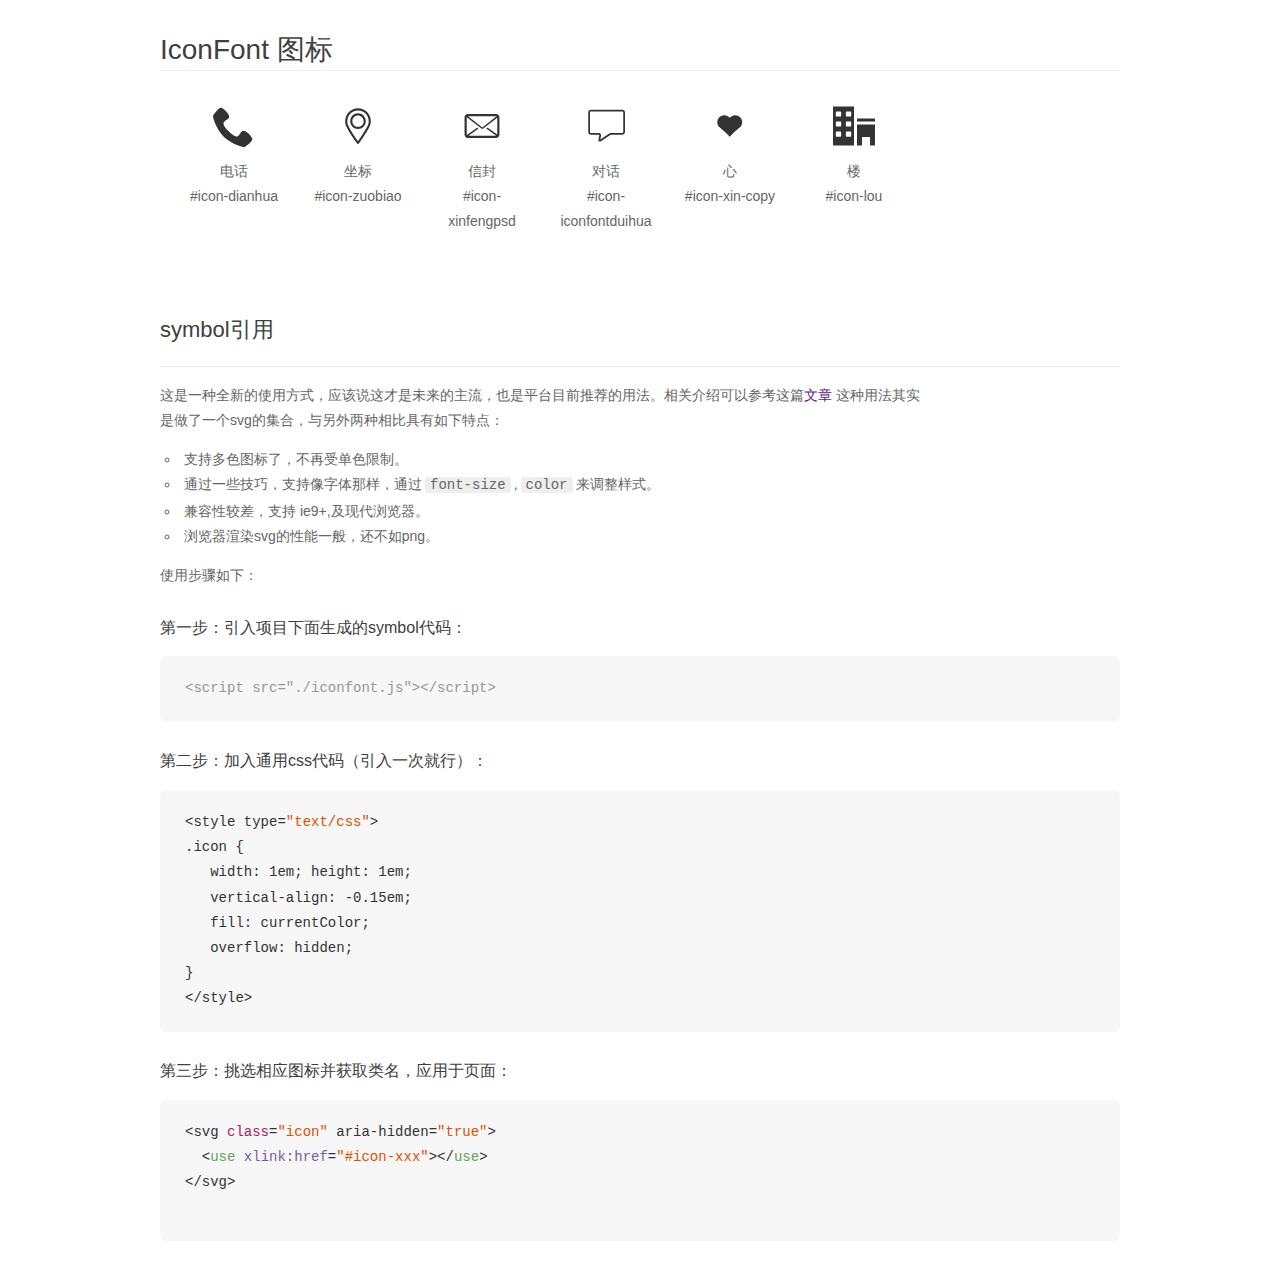
<file: iconfont/demo_symbol.html>
<!DOCTYPE html>
<html>
<head>
    <meta charset="utf-8"/>
    <title>IconFont</title>
    <link rel="stylesheet" href="demo.css">
    <script src="iconfont.js"></script>

    <style type="text/css">
        .icon {
          /* 通过设置 font-size 来改变图标大小 */
          width: 1em; height: 1em;
          /* 图标和文字相邻时，垂直对齐 */
          vertical-align: -0.15em;
          /* 通过设置 color 来改变 SVG 的颜色/fill */
          fill: currentColor;
          /* path 和 stroke 溢出 viewBox 部分在 IE 下会显示
             normalize.css 中也包含这行 */
          overflow: hidden;
        }

    </style>
</head>
<body>
    <div class="main markdown">
        <h1>IconFont 图标</h1>
        <ul class="icon_lists clear">
            
                <li>
                    <svg class="icon" aria-hidden="true">
                        <use xlink:href="#icon-dianhua"></use>
                    </svg>
                    <div class="name">电话</div>
                    <div class="fontclass">#icon-dianhua</div>
                </li>
            
                <li>
                    <svg class="icon" aria-hidden="true">
                        <use xlink:href="#icon-zuobiao"></use>
                    </svg>
                    <div class="name">坐标</div>
                    <div class="fontclass">#icon-zuobiao</div>
                </li>
            
                <li>
                    <svg class="icon" aria-hidden="true">
                        <use xlink:href="#icon-xinfengpsd"></use>
                    </svg>
                    <div class="name">信封</div>
                    <div class="fontclass">#icon-xinfengpsd</div>
                </li>
            
                <li>
                    <svg class="icon" aria-hidden="true">
                        <use xlink:href="#icon-iconfontduihua"></use>
                    </svg>
                    <div class="name">对话</div>
                    <div class="fontclass">#icon-iconfontduihua</div>
                </li>
            
                <li>
                    <svg class="icon" aria-hidden="true">
                        <use xlink:href="#icon-xin-copy"></use>
                    </svg>
                    <div class="name">心</div>
                    <div class="fontclass">#icon-xin-copy</div>
                </li>
            
                <li>
                    <svg class="icon" aria-hidden="true">
                        <use xlink:href="#icon-lou"></use>
                    </svg>
                    <div class="name">楼</div>
                    <div class="fontclass">#icon-lou</div>
                </li>
            
        </ul>


        <h2 id="symbol-">symbol引用</h2>
        <hr>

        <p>这是一种全新的使用方式，应该说这才是未来的主流，也是平台目前推荐的用法。相关介绍可以参考这篇<a href="">文章</a>
        这种用法其实是做了一个svg的集合，与另外两种相比具有如下特点：</p>
        <ul>
          <li>支持多色图标了，不再受单色限制。</li>
          <li>通过一些技巧，支持像字体那样，通过<code>font-size</code>,<code>color</code>来调整样式。</li>
          <li>兼容性较差，支持 ie9+,及现代浏览器。</li>
          <li>浏览器渲染svg的性能一般，还不如png。</li>
        </ul>
        <p>使用步骤如下：</p>
        <h3 id="-symbol-">第一步：引入项目下面生成的symbol代码：</h3>
        <pre><code class="lang-js hljs javascript"><span class="hljs-comment">&lt;script src="./iconfont.js"&gt;&lt;/script&gt;</span></code></pre>
        <h3 id="-css-">第二步：加入通用css代码（引入一次就行）：</h3>
        <pre><code class="lang-js hljs javascript">&lt;style type=<span class="hljs-string">"text/css"</span>&gt;
.icon {
   width: <span class="hljs-number">1</span>em; height: <span class="hljs-number">1</span>em;
   vertical-align: <span class="hljs-number">-0.15</span>em;
   fill: currentColor;
   overflow: hidden;
}
&lt;<span class="hljs-regexp">/style&gt;</span></code></pre>
        <h3 id="-">第三步：挑选相应图标并获取类名，应用于页面：</h3>
        <pre><code class="lang-js hljs javascript">&lt;svg <span class="hljs-class"><span class="hljs-keyword">class</span></span>=<span class="hljs-string">"icon"</span> aria-hidden=<span class="hljs-string">"true"</span>&gt;<span class="xml"><span class="hljs-tag">
  &lt;<span class="hljs-name">use</span> <span class="hljs-attr">xlink:href</span>=<span class="hljs-string">"#icon-xxx"</span>&gt;</span><span class="hljs-tag">&lt;/<span class="hljs-name">use</span>&gt;</span>
</span>&lt;<span class="hljs-regexp">/svg&gt;
        </span></code></pre>
    </div>
</body>
</html>
</file>
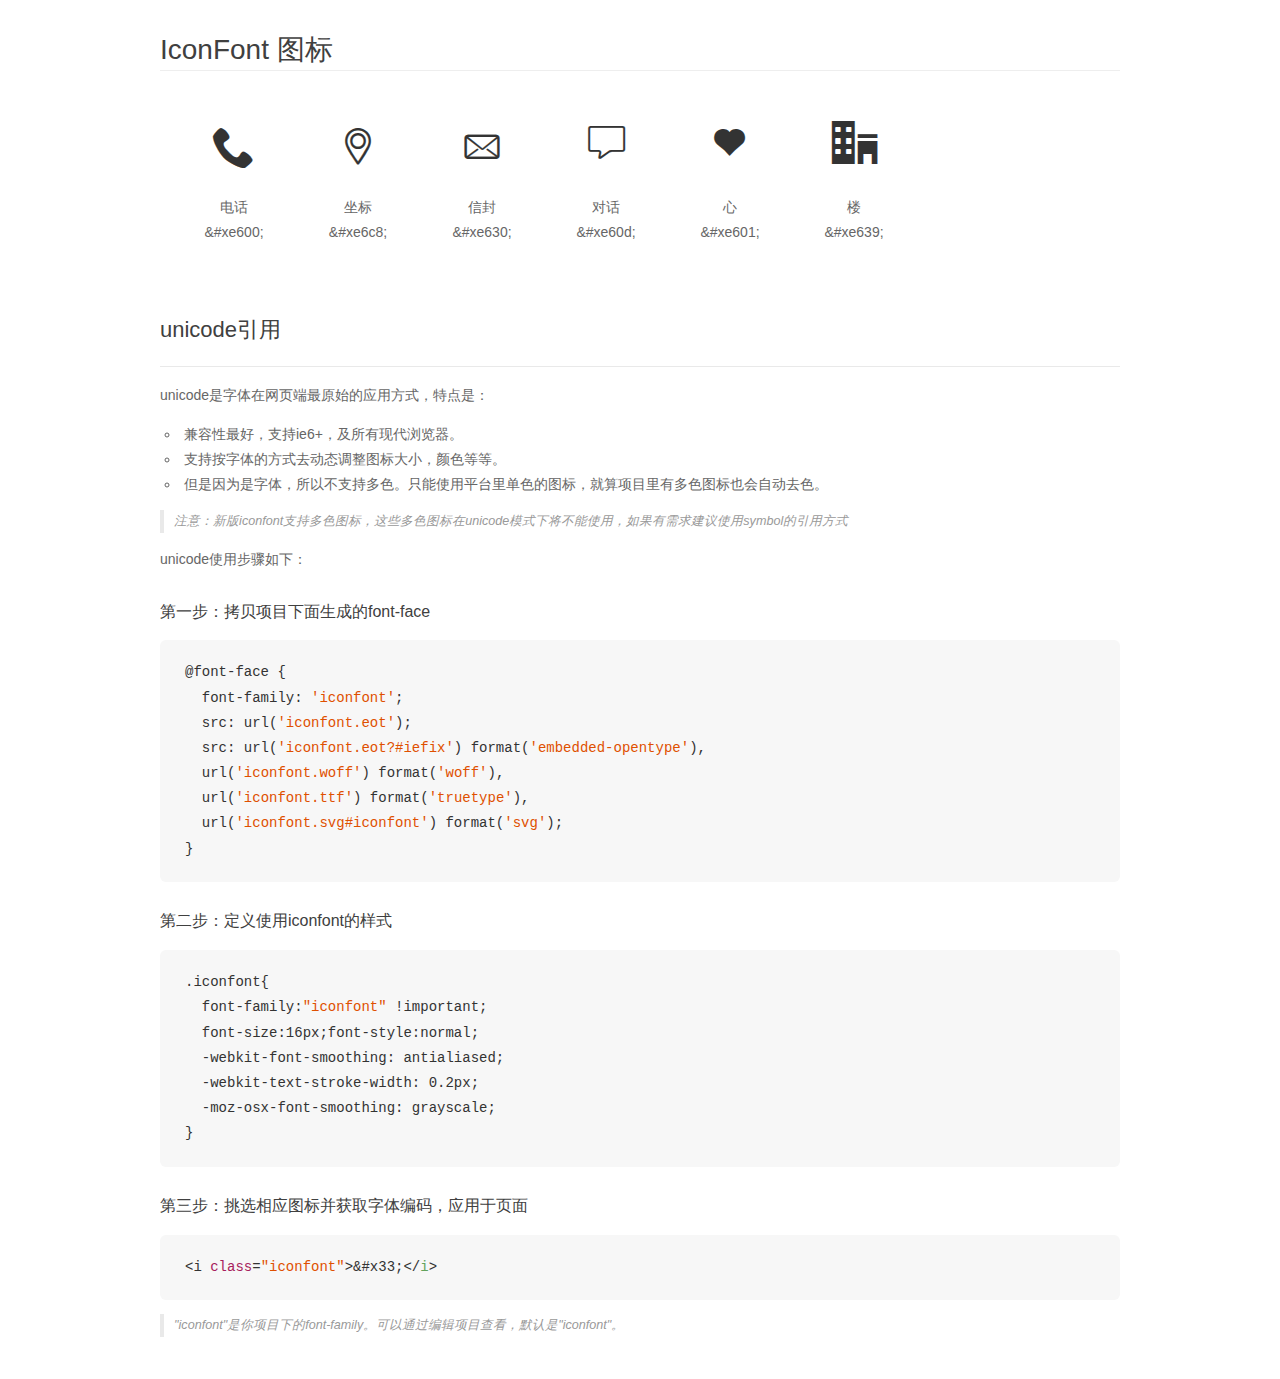
<file: iconfont/demo_unicode.html>
<!DOCTYPE html>
<html>
<head>
    <meta charset="utf-8"/>
    <title>IconFont</title>
    <link rel="stylesheet" href="demo.css">

    <style type="text/css">

        @font-face {font-family: "iconfont";
          src: url('iconfont.eot'); /* IE9*/
          src: url('iconfont.eot#iefix') format('embedded-opentype'), /* IE6-IE8 */
          url('iconfont.woff') format('woff'), /* chrome, firefox */
          url('iconfont.ttf') format('truetype'), /* chrome, firefox, opera, Safari, Android, iOS 4.2+*/
          url('iconfont.svg#iconfont') format('svg'); /* iOS 4.1- */
        }

        .iconfont {
          font-family:"iconfont" !important;
          font-size:16px;
          font-style:normal;
          -webkit-font-smoothing: antialiased;
          -webkit-text-stroke-width: 0.2px;
          -moz-osx-font-smoothing: grayscale;
        }

    </style>
</head>
<body>
    <div class="main markdown">
        <h1>IconFont 图标</h1>
        <ul class="icon_lists clear">
            
                <li>
                <i class="icon iconfont">&#xe600;</i>
                    <div class="name">电话</div>
                    <div class="code">&amp;#xe600;</div>
                </li>
            
                <li>
                <i class="icon iconfont">&#xe6c8;</i>
                    <div class="name">坐标</div>
                    <div class="code">&amp;#xe6c8;</div>
                </li>
            
                <li>
                <i class="icon iconfont">&#xe630;</i>
                    <div class="name">信封</div>
                    <div class="code">&amp;#xe630;</div>
                </li>
            
                <li>
                <i class="icon iconfont">&#xe60d;</i>
                    <div class="name">对话</div>
                    <div class="code">&amp;#xe60d;</div>
                </li>
            
                <li>
                <i class="icon iconfont">&#xe601;</i>
                    <div class="name">心</div>
                    <div class="code">&amp;#xe601;</div>
                </li>
            
                <li>
                <i class="icon iconfont">&#xe639;</i>
                    <div class="name">楼</div>
                    <div class="code">&amp;#xe639;</div>
                </li>
            
        </ul>
        <h2 id="unicode-">unicode引用</h2>
        <hr>

        <p>unicode是字体在网页端最原始的应用方式，特点是：</p>
        <ul>
        <li>兼容性最好，支持ie6+，及所有现代浏览器。</li>
        <li>支持按字体的方式去动态调整图标大小，颜色等等。</li>
        <li>但是因为是字体，所以不支持多色。只能使用平台里单色的图标，就算项目里有多色图标也会自动去色。</li>
        </ul>
        <blockquote>
        <p>注意：新版iconfont支持多色图标，这些多色图标在unicode模式下将不能使用，如果有需求建议使用symbol的引用方式</p>
        </blockquote>
        <p>unicode使用步骤如下：</p>
        <h3 id="-font-face">第一步：拷贝项目下面生成的font-face</h3>
        <pre><code class="lang-js hljs javascript">@font-face {
  font-family: <span class="hljs-string">'iconfont'</span>;
  src: url(<span class="hljs-string">'iconfont.eot'</span>);
  src: url(<span class="hljs-string">'iconfont.eot?#iefix'</span>) format(<span class="hljs-string">'embedded-opentype'</span>),
  url(<span class="hljs-string">'iconfont.woff'</span>) format(<span class="hljs-string">'woff'</span>),
  url(<span class="hljs-string">'iconfont.ttf'</span>) format(<span class="hljs-string">'truetype'</span>),
  url(<span class="hljs-string">'iconfont.svg#iconfont'</span>) format(<span class="hljs-string">'svg'</span>);
}
</code></pre>
        <h3 id="-iconfont-">第二步：定义使用iconfont的样式</h3>
        <pre><code class="lang-js hljs javascript">.iconfont{
  font-family:<span class="hljs-string">"iconfont"</span> !important;
  font-size:<span class="hljs-number">16</span>px;font-style:normal;
  -webkit-font-smoothing: antialiased;
  -webkit-text-stroke-width: <span class="hljs-number">0.2</span>px;
  -moz-osx-font-smoothing: grayscale;
}
</code></pre>
        <h3 id="-">第三步：挑选相应图标并获取字体编码，应用于页面</h3>
        <pre><code class="lang-js hljs javascript">&lt;i <span class="hljs-class"><span class="hljs-keyword">class</span></span>=<span class="hljs-string">"iconfont"</span>&gt;&amp;#x33;<span class="xml"><span class="hljs-tag">&lt;/<span class="hljs-name">i</span>&gt;</span></span></code></pre>

        <blockquote>
        <p>"iconfont"是你项目下的font-family。可以通过编辑项目查看，默认是"iconfont"。</p>
        </blockquote>
    </div>


</body>
</html>
</file>
<file: css/base.css>
*{
	margin:  0;
	padding:  0;
	list-style: none;/* 去掉ul、li、ol中的默认样式 */
}
a{
    text-decoration: none;
}
body{
	font-family: "微软雅黑";
}
</file>
<file: css/iconfont.css>
@font-face {font-family: "iconfont";
  src: url('../iconfont/iconfont.eot?t=1495450889324'); /* IE9*/
  src: url('../iconfont/iconfont.eot?t=1495450889324#iefix') format('embedded-opentype'), /* IE6-IE8 */
  url('../iconfont/iconfont.woff?t=1495450889324') format('woff'), /* chrome, firefox */
  url('../iconfont/iconfont.ttf?t=1495450889324') format('truetype'), /* chrome, firefox, opera, Safari, Android, iOS 4.2+*/
  url('../iconfont/iconfont.svg?t=1495450889324#iconfont') format('svg'); /* iOS 4.1- */
}

.iconfont {
  font-family:"iconfont" !important;
  font-size:16px;
  font-style:normal;
  -webkit-font-smoothing: antialiased;
  -moz-osx-font-smoothing: grayscale;
}

.icon-dianhua:before { content: "\e600"; }

.icon-zuobiao:before { content: "\e6c8"; }

.icon-xinfengpsd:before { content: "\e630"; }

.icon-iconfontduihua:before { content: "\e60d"; }

.icon-xin-copy:before { content: "\e601"; }

.icon-lou:before { content: "\e639"; }
</file>
<file: css/zixun.css>
header{
	width: 100%;
	height: 98px;
	overflow: hidden;
}
header main{
	width: 1200px;
	height: 100%;
	margin: 0 auto;
}
header main img{
	width: 250px;
	height: 108px;
	display: block;
	float: left;
}
header main ul{
	width: auto;
	height: 100%;
	float: right;
}
header main ul li{
	width: auto;
	height: 100%;
	float: left;
	margin: 0 16px;
	
}
header main ul li{
	position: relative;
}
header main ul li a{
	font-size: 18px;
	color: #434343;
	display: block;
	line-height: 98px;
}
header main ul li:hover a{
	color: #ff3795;
}
header main ul li span{
	width: 36px;
	height: 7px;
	background: #ff3795;
	position: absolute;
	left: 0;
	
	bottom: 0;
	transition: all 0.2s linear;
}
.banner{
	width: 100%;
	height: 480px;
	overflow: hidden;
	position: relative;
}
.banner .imgs{
	width: 300%;
	height: 100%;
	
}
.banner .imgs img{
	width: 33.33%;
	height: 100%;
	display: block;
	float: left;
	cursor: pointer;
}
.banner .zi{
	width: 1061px;
	height: 106px;
	position: absolute;
	top: 0;
	bottom: 0;
	left: 0;
	right: 0;
	margin: auto;
	z-index: 99;
	/* overflow: hidden; */
	padding: 0 8px;
	box-sizing: border-box;
}
.banner .zi .left{
	float: left;
	width: 422px;
	height: auto;
	border-right: 2px solid #fff;
}
.banner .zi .left b{
	font-size: 24px;
	color: #fff;
	float: left;
	margin-top: 20px;
}
.banner .zi .left .jiange{
	margin-left: 55px;
}
.banner .zi .left img{
	width: 54px;
	height: 48px;
	display: block;
	float: left;
	margin: 0 12px;
}
.banner .zi .left span{
	font-size: 16px;
	color: #fff;
	float: right;
	margin-right: 13px;
}
.banner .right{
	float: right;
	width: auto;
	height: auto;
	margin-top: 20px;
}
.banner .right span{
	display: block;
	font-size: 12px;
	color: #fff;
}
.banner .gunlun{
	width: 87px;
	height: 10px;
	position: absolute;
	left: 0;
	right: 0;
	margin: auto;
	bottom: 75px;
}
.banner .gunlun .lun{
	width: 10px;
	height: 10px;
	border-radius: 5px;
	margin: 0 3px;
	background: #fff;
	float: left;
	opacity: 0.5;
	transition: all 0.2s linear;
	cursor: pointer;
}


.tuandui{
	width: 100%;
	height: 1292px;
	background: #f5f5f5;
}
.tuandui main{
	width: 1200px;
	height: 100%;
	margin: 0 auto;
	border-top: 13px solid #000;
	box-shadow: 0 0 20px rgba(0, 0, 0, 0.4);
	padding: 36px 100px 0 95px;
	box-sizing: border-box;
}
.tuandui main .nav{
	width: auto;
	height: auto;
}
.tuandui main .nav h2{
	font-size: 14px;
	color: #333;
	font-weight: 400;
	border-bottom: 2px solid #333;
	float: left;
}
.tuandui main .nav a{
	font-size: 14px;
	color: #333;
	font-weight: 400;
	float: left;
	margin-left: 4px;
}
.tuandui main .nav span{
	font-size: 14px;
	color: #333;
	font-weight: 400;
	float: left;
	margin-left: 10px;
	margin-right: 10px;
}
.tuandui main .title{
	width: auto;
	height: auto;
	position: relative;
	margin-top: 70px;
}
.tuandui main .title p{
	font-size: 12px;
	color: #333;
	margin-bottom: 8px;
}
.tuandui main .title span{
	font-size: 22px;
	color: #333;
	letter-spacing: 14px;
	padding-bottom: 8px;
}
.tuandui main .title span::before{
	content: '';
	display: block;
	width: 90px;
	height: 0;
	padding-top: 8px;
	border-top: 1px dashed #ccc;
}
.tuandui main .title span::after{
	content: '';
	display: block;
	width: 124px;
	height: 0;
	margin-top: 8px;
	border-top: 1px dashed #000;
}
.tuandui main .title .tiao{
	position: absolute;
	bottom: -1px;
	left: 0;
	width: 17px;
	height: 4px;
	background: #000;
}
.tuandui main .lists{
	width: 100%;
	height: auto;
	/* overflow: hidden; */
	margin-top: 65px;
}
.tuandui main .lists .list{
	width: 100%;
	height: 176px;
	margin-bottom: 40px;
	overflow: hidden;
	transition: all 0.7s;
	
}
.tuandui main .lists .list:hover{
	transform: translateX(-35px);
}
.tuandui main .lists .list .leftdi{
	width: 160px;
	height: 120px;
	background: #999999;
	margin-top: 26px;
	float: left;
	/* position: relative; */
}
.tuandui main .lists .list .leftdi .dizuo{
	width: 142px;
	height: 120px;
	border-right: 4px dotted #fff;
	font-size: 76px;
	color: #fff;
	line-height: 120px;
	text-align: center;
	position: relative;
	overflow: hidden;
}
.tuandui main .lists .list .leftdi .dizuo .border{
	width: 62px;
	height: 10px;
	margin: -18px auto;
	z-index: 100000;
	position: relative;
	box-sizing: border-box;
}
.tuandui main .lists .list .leftdi .dizuo .ctiao{
	width: 48px;
	height: 10px;
	background: #fff;
	float: left;
}
.tuandui main .lists .list .leftdi .dizuo .dtiao{
	width: 7px;
	height: 10px;
	background: #fff;
	float: right;
	z-index: 999999;
}
.tuandui main .lists .list .leftdi .dizuo .zhezhao{
	width: 100px;
    height: 60px;
    position: absolute;
    bottom: 2px;
    right: -10px;
    transform: rotate(52deg);
    transform-origin: center bottom;
    border-left: 1px solid #888;
    background: #999;

}
.tuandui main .lists .list .imgs{
	float: left;
	width: 282px;
	height: 100%;
	background: #fff;
	box-shadow: 0 0 5px 2px #999;
	overflow: hidden;
}
.tuandui main .lists .list .imgs img{
	width: 278px;
	height: 172px;
	display: block;
	margin-top: 2px;
	margin-left: 2px;
}

.tuandui main .lists .list .rightdi{
	width: 562px;
    height: 120px;
    margin: 20px 0;
    border: 1px solid #E8E8E8;
    border-left: 0;
    float: left;
    padding: 20px 40px;
    position: relative;
    box-sizing: border-box;
}
.tuandui main .lists .list .rightdi h2 a{
	width: 100%;
    height: 32px;
    line-height: 32px;
    font-size: 20px;
    display: block;
    overflow: hidden;
    white-space: nowrap;
    text-overflow: ellipsis;
    color: #333;   
}
.tuandui main .lists .list .rightdi h3{
	font-size: 18px;
    color: #666;
    font-weight: 500;
    max-width: 80%;
    width: auto;
    line-height: 32px;
    overflow: hidden;
    white-space: nowrap;
    text-overflow: ellipsis;
    height: 32px;
    display: inline-block;   
}
.tuandui main .lists .list .rightdi ul{
	width: 100%;
	height: 20px;
	line-height: 20px;
	margin-top: 5px;

}
.tuandui main .lists .list .rightdi ul li{
	width: auto;
	height: 100%;
	margin-right: 10px;
	float: left;
	color: #999;
	font-size: 12px;	
}
.tuandui main .lists .list .rightdi ul li span{
	width: 11px;
	height: 11px;
	background: #999;
	border-radius: 50%;
	display: block;
	float: left;
	margin-top: 5px;
}
.tuandui main .lists .list .rightdi .sanjiao{
	width: 0;
	height: 0;
	border-right: 8px solid #FC1873;
	border-bottom: 8px solid #FC1873;
	border-left: 8px solid transparent;
	border-top: 8px solid transparent;
	position: absolute;
	right: 0;
	bottom: 0;
	transition: all 0.2s linear;
}
.tuandui main .lists .list .rightdi .youjian{
	background:#FC1873 url('../img/list-diet-jt.png') no-repeat center center;
	width: 43px;
	height: 40px;
	background-size: 100%;
	position: absolute;
	top: 0;
	bottom: 0;
	margin: auto;
	right: 16px; 
	opacity: 0;
	transition: all 0.2s linear;
}
.tuandui main .lists .list:hover .leftdi{
	background: #FC1873;
}
.tuandui main .lists .list:hover .leftdi .zhezhao{
	background: #FC1873;
}
.tuandui main .lists .list:hover .rightdi .sanjiao{
	opacity: 0;
}
.tuandui main .lists .list:hover .rightdi .youjian{
	opacity: 1;
}

.tuandui main .dibuyuan{
	width: 80px;
	height: 30px;
	border-radius: 8px;
	background: #999;
	color: #333;
	font-size: 12px;
	text-align: center;
	line-height: 30px;
	margin: 0 auto;
	cursor: pointer;
}
.tuandui main .dibuyuan:hover{
	background: #FC1873;
}

footer{
	width: 100%;
	height: 368px;
	background: #e82281;
	/* margin-top: 177px; */
}
footer main{
	width: 1200px;
	height: 100%;
	margin: 0 auto;
	padding-top: 70px;
	box-sizing: border-box;
}
footer main .left{
	width: 33.3%;
	height: auto;
	float: left;
	border-right: 1px solid #8b144d;
}
footer main .left h2{
	font-size: 14px;
	color: #fff;
	font-weight: 400;
}
footer main .left h2 i{
	font-size: 18px;
	color: #fff;
	font-weight: 400;
}
footer main .left h3{
	font-size: 14px;
	color: #fff;
	font-weight: 400;
	margin-top: 10px;
}
footer main .left h4{
	font-size: 14px;
	color: #fff;
	font-weight: 400;
	margin-top: 35px;
}
footer main .left span{
	font-size: 14px;
	color: #fff;
	font-weight: 400;
	margin-top: 20px;
	margin-left: 40px;
}
footer main .left h5{
	font-size: 14px;
	color: #fff;
	font-weight: 400;
	margin-top: 20px;
}
footer main .left h6{
	font-size: 14px;
	color: #fff;
	font-weight: 400;
	margin-top: 20px;
}
footer main .left p{
	font-size: 14px;
	color: #fff;
	font-weight: 400;
	margin-top: 20px;
}
footer main .left h4 i{
	font-size: 14px;
	color: #333;
	font-weight: 400;
}
footer main .left h5 i{
	font-size: 14px;
	color: #333;
	font-weight: 400;
}
footer main .left h6 i{
	font-size: 18px;
	color: #333;
	font-weight: 400;
}
footer main .left p i{
	font-size: 20px;
	color: #333;
	font-weight: 400;
}
footer main .zhong{
	width: 33%;
	height: 100%;
	float: left;
	padding-left: 53px;
	box-sizing: border-box;
}
footer main .zhong h2{
	font-size: 14px;
	color: #fff;
	font-weight: 400;
}
footer main .zhong h3{
	font-size: 14px;
	color: #fff;
	font-weight: 400;
	margin-top: 10px;
}
footer main .zhong ul{
	width: 100%;
	height: auto;
	overflow: hidden;
	margin-top: 35px;
}
footer main .zhong ul li{
	width: auto;
	height: auto;
	float: left;
	margin-right: 20px;
}
footer main .zhong ul li:last-child{
	margin-right: 0;
}
footer main .zhong ul li a{
	font-size: 16px;
	color: #fff;
}
footer main img{
	width: 217px;
	height: 210px;
	display: block;
	float: right;
}
</file>
<file: iconfont/demo.css>
*{margin: 0;padding: 0;list-style: none;}
/*
KISSY CSS Reset
理念：1. reset 的目的不是清除浏览器的默认样式，这仅是部分工作。清除和重置是紧密不可分的。
2. reset 的目的不是让默认样式在所有浏览器下一致，而是减少默认样式有可能带来的问题。
3. reset 期望提供一套普适通用的基础样式。但没有银弹，推荐根据具体需求，裁剪和修改后再使用。
特色：1. 适应中文；2. 基于最新主流浏览器。
维护：玉伯<lifesinger@gmail.com>, 正淳<ragecarrier@gmail.com>
 */

/** 清除内外边距 **/
body, h1, h2, h3, h4, h5, h6, hr, p, blockquote, /* structural elements 结构元素 */
dl, dt, dd, ul, ol, li, /* list elements 列表元素 */
pre, /* text formatting elements 文本格式元素 */
form, fieldset, legend, button, input, textarea, /* form elements 表单元素 */
th, td /* table elements 表格元素 */ {
  margin: 0;
  padding: 0;
}

/** 设置默认字体 **/
body,
button, input, select, textarea /* for ie */ {
  font: 12px/1.5 tahoma, arial, \5b8b\4f53, sans-serif;
}
h1, h2, h3, h4, h5, h6 { font-size: 100%; }
address, cite, dfn, em, var { font-style: normal; } /* 将斜体扶正 */
code, kbd, pre, samp { font-family: courier new, courier, monospace; } /* 统一等宽字体 */
small { font-size: 12px; } /* 小于 12px 的中文很难阅读，让 small 正常化 */

/** 重置列表元素 **/
ul, ol { list-style: none; }

/** 重置文本格式元素 **/
a { text-decoration: none; }
a:hover { text-decoration: underline; }


/** 重置表单元素 **/
legend { color: #000; } /* for ie6 */
fieldset, img { border: 0; } /* img 搭车：让链接里的 img 无边框 */
button, input, select, textarea { font-size: 100%; } /* 使得表单元素在 ie 下能继承字体大小 */
/* 注：optgroup 无法扶正 */

/** 重置表格元素 **/
table { border-collapse: collapse; border-spacing: 0; }

/* 清除浮动 */
.ks-clear:after, .clear:after {
  content: '\20';
  display: block;
  height: 0;
  clear: both;
}
.ks-clear, .clear {
  *zoom: 1;
}

.main {
  padding: 30px 100px;
width: 960px;
margin: 0 auto;
}
.main h1{font-size:36px; color:#333; text-align:left;margin-bottom:30px; border-bottom: 1px solid #eee;}

.helps{margin-top:40px;}
.helps pre{
  padding:20px;
  margin:10px 0;
  border:solid 1px #e7e1cd;
  background-color: #fffdef;
  overflow: auto;
}

.icon_lists{
  width: 100% !important;

}

.icon_lists li{
  float:left;
  width: 100px;
  height:180px;
  text-align: center;
  list-style: none !important;
}
.icon_lists .icon{
  font-size: 42px;
  line-height: 100px;
  margin: 10px 0;
  color:#333;
  -webkit-transition: font-size 0.25s ease-out 0s;
  -moz-transition: font-size 0.25s ease-out 0s;
  transition: font-size 0.25s ease-out 0s;

}
.icon_lists .icon:hover{
  font-size: 100px;
}



.markdown {
  color: #666;
  font-size: 14px;
  line-height: 1.8;
}

.highlight {
  line-height: 1.5;
}

.markdown img {
  vertical-align: middle;
  max-width: 100%;
}

.markdown h1 {
  color: #404040;
  font-weight: 500;
  line-height: 40px;
  margin-bottom: 24px;
}

.markdown h2,
.markdown h3,
.markdown h4,
.markdown h5,
.markdown h6 {
  color: #404040;
  margin: 1.6em 0 0.6em 0;
  font-weight: 500;
  clear: both;
}

.markdown h1 {
  font-size: 28px;
}

.markdown h2 {
  font-size: 22px;
}

.markdown h3 {
  font-size: 16px;
}

.markdown h4 {
  font-size: 14px;
}

.markdown h5 {
  font-size: 12px;
}

.markdown h6 {
  font-size: 12px;
}

.markdown hr {
  height: 1px;
  border: 0;
  background: #e9e9e9;
  margin: 16px 0;
  clear: both;
}

.markdown p,
.markdown pre {
  margin: 1em 0;
}

.markdown > p,
.markdown > blockquote,
.markdown > .highlight,
.markdown > ol,
.markdown > ul {
  width: 80%;
}

.markdown ul > li {
  list-style: circle;
}

.markdown > ul li,
.markdown blockquote ul > li {
  margin-left: 20px;
  padding-left: 4px;
}

.markdown > ul li p,
.markdown > ol li p {
  margin: 0.6em 0;
}

.markdown ol > li {
  list-style: decimal;
}

.markdown > ol li,
.markdown blockquote ol > li {
  margin-left: 20px;
  padding-left: 4px;
}

.markdown code {
  margin: 0 3px;
  padding: 0 5px;
  background: #eee;
  border-radius: 3px;
}

.markdown pre {
  border-radius: 6px;
  background: #f7f7f7;
  padding: 20px;
}

.markdown pre code {
  border: none;
  background: #f7f7f7;
  margin: 0;
}

.markdown strong,
.markdown b {
  font-weight: 600;
}

.markdown > table {
  border-collapse: collapse;
  border-spacing: 0px;
  empty-cells: show;
  border: 1px solid #e9e9e9;
  width: 95%;
  margin-bottom: 24px;
}

.markdown > table th {
  white-space: nowrap;
  color: #333;
  font-weight: 600;

}

.markdown > table th,
.markdown > table td {
  border: 1px solid #e9e9e9;
  padding: 8px 16px;
  text-align: left;
}

.markdown > table th {
  background: #F7F7F7;
}

.markdown blockquote {
  font-size: 90%;
  color: #999;
  border-left: 4px solid #e9e9e9;
  padding-left: 0.8em;
  margin: 1em 0;
  font-style: italic;
}

.markdown blockquote p {
  margin: 0;
}

.markdown .anchor {
  opacity: 0;
  transition: opacity 0.3s ease;
  margin-left: 8px;
}

.markdown .waiting {
  color: #ccc;
}

.markdown h1:hover .anchor,
.markdown h2:hover .anchor,
.markdown h3:hover .anchor,
.markdown h4:hover .anchor,
.markdown h5:hover .anchor,
.markdown h6:hover .anchor {
  opacity: 1;
  display: inline-block;
}

.markdown > br,
.markdown > p > br {
  clear: both;
}


.hljs {
  display: block;
  background: white;
  padding: 0.5em;
  color: #333333;
  overflow-x: auto;
}

.hljs-comment,
.hljs-meta {
  color: #969896;
}

.hljs-string,
.hljs-variable,
.hljs-template-variable,
.hljs-strong,
.hljs-emphasis,
.hljs-quote {
  color: #df5000;
}

.hljs-keyword,
.hljs-selector-tag,
.hljs-type {
  color: #a71d5d;
}

.hljs-literal,
.hljs-symbol,
.hljs-bullet,
.hljs-attribute {
  color: #0086b3;
}

.hljs-section,
.hljs-name {
  color: #63a35c;
}

.hljs-tag {
  color: #333333;
}

.hljs-title,
.hljs-attr,
.hljs-selector-id,
.hljs-selector-class,
.hljs-selector-attr,
.hljs-selector-pseudo {
  color: #795da3;
}

.hljs-addition {
  color: #55a532;
  background-color: #eaffea;
}

.hljs-deletion {
  color: #bd2c00;
  background-color: #ffecec;
}

.hljs-link {
  text-decoration: underline;
}

pre{
  background: #fff;
}
</file>
